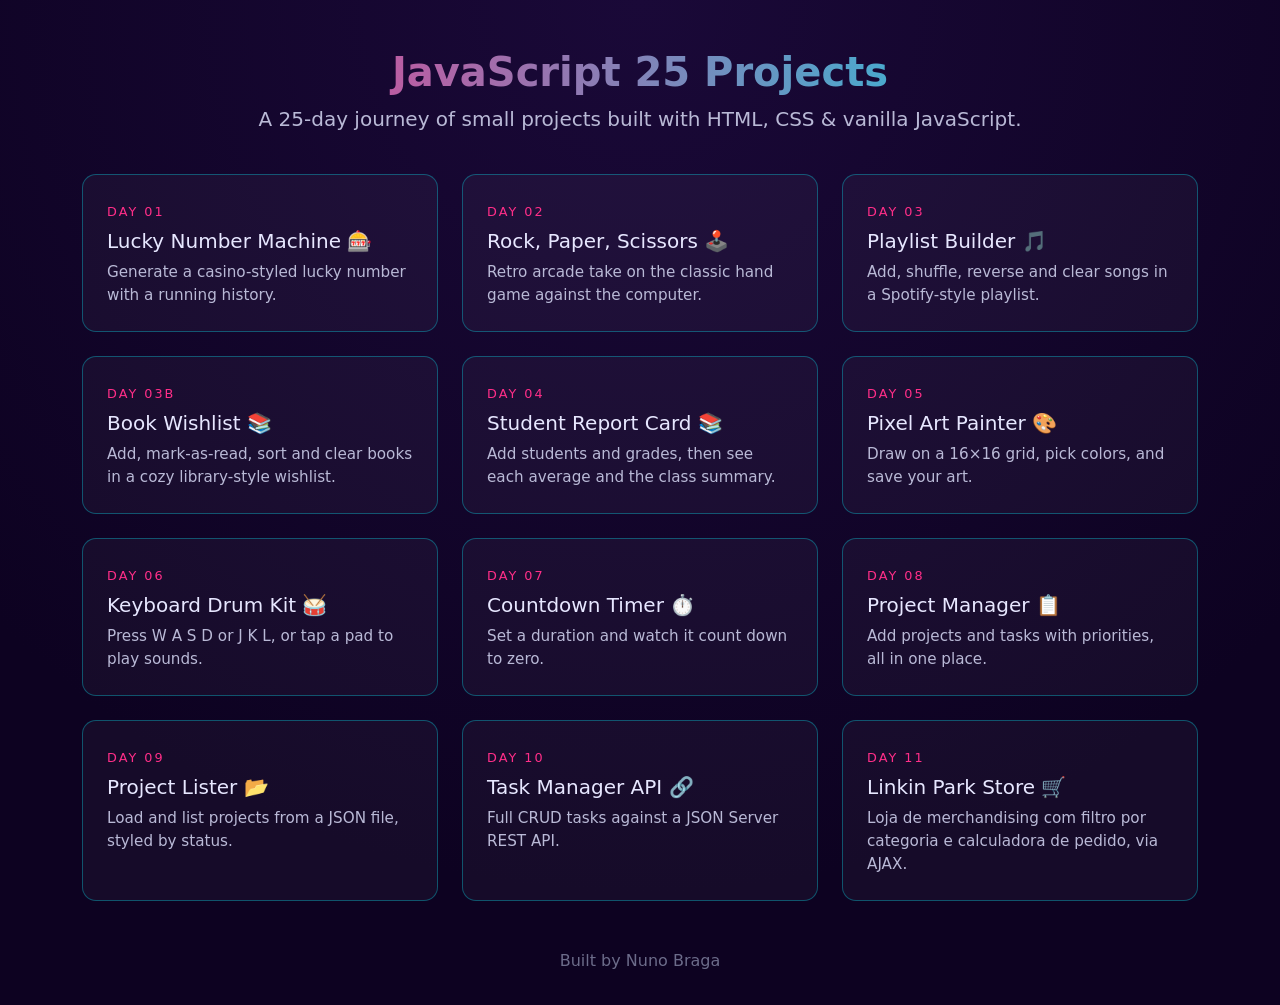
<file: index.html>
<!DOCTYPE html>
<html lang="en">

<head>
    <meta name="author" content="Nuno Braga">
    <meta charset="UTF-8">
    <meta name="viewport" content="width=device-width, initial-scale=1.0">
    <meta name="description" content="JavaScript 25 Projects - by Nuno Braga">
    <title>JavaScript 25 Projects</title>
    <link href="https://cdn.jsdelivr.net/npm/bootstrap@5.3.8/dist/css/bootstrap.min.css" rel="stylesheet" crossorigin="anonymous">
    <style>
        body {
            min-height: 100vh;
            background: radial-gradient(circle at 50% 0%, #1a0938, #0d0221 75%);
            color: #e7e7ff;
            font-family: "Segoe UI", system-ui, sans-serif;
        }
        h1 {
            text-align: center;
            margin: 3rem 0 0.5rem;
            font-weight: 800;
            background: linear-gradient(90deg, #ff2e88, #05d9e8);
            -webkit-background-clip: text;
            background-clip: text;
            color: transparent;
        }
        .lead { text-align: center; color: #b9b9d6; margin-bottom: 2.5rem; }
        .project-card {
            display: block;
            height: 100%;
            padding: 1.5rem;
            border-radius: 14px;
            text-decoration: none;
            color: #e7e7ff;
            background: rgba(255, 255, 255, 0.04);
            border: 1px solid rgba(5, 217, 232, 0.35);
            transition: transform 0.15s ease, box-shadow 0.15s ease, border-color 0.15s ease;
        }
        .project-card:hover {
            transform: translateY(-4px);
            border-color: #05d9e8;
            box-shadow: 0 8px 24px rgba(5, 217, 232, 0.25);
            color: #fff;
        }
        .project-card .day { font-size: 0.8rem; letter-spacing: 2px; color: #ff2e88; text-transform: uppercase; }
        .project-card h2 { font-size: 1.25rem; margin: 0.4rem 0 0.5rem; }
        .project-card p { margin: 0; color: #b9b9d6; font-size: 0.95rem; }
        footer { text-align: center; color: #6c6c8a; padding: 3rem 0 2rem; }
    </style>
</head>

<body>
    <main class="container">
        <h1>JavaScript 25 Projects</h1>
        <p class="lead">A 25-day journey of small projects built with HTML, CSS &amp; vanilla JavaScript.</p>

        <div class="row g-4">

            <div class="col-12 col-md-6 col-lg-4">
                <a class="project-card" href="day-01-lucky-number/">
                    <span class="day">Day 01</span>
                    <h2>Lucky Number Machine 🎰</h2>
                    <p>Generate a casino-styled lucky number with a running history.</p>
                </a>
            </div>

            <div class="col-12 col-md-6 col-lg-4">
                <a class="project-card" href="day-02-rock-paper-scisors/">
                    <span class="day">Day 02</span>
                    <h2>Rock, Paper, Scissors 🕹️</h2>
                    <p>Retro arcade take on the classic hand game against the computer.</p>
                </a>
            </div>

<div class="col-12 col-md-6 col-lg-4">
                <a class="project-card" href="day-03-playlist-builder/">
                    <span class="day">Day 03</span>
                    <h2>Playlist Builder 🎵</h2>
                    <p>Add, shuffle, reverse and clear songs in a Spotify-style playlist.</p>
                </a>
            </div>

<div class="col-12 col-md-6 col-lg-4">
                <a class="project-card" href="day-03b-book-wish-list/">
                    <span class="day">Day 03b</span>
                    <h2>Book Wishlist 📚</h2>
                    <p>Add, mark-as-read, sort and clear books in a cozy library-style wishlist.</p>
                </a>
            </div>

<div class="col-12 col-md-6 col-lg-4">
                <a class="project-card" href="day-04-student-report-card/">
                    <span class="day">Day 04</span>
                    <h2>Student Report Card 📚</h2>
                    <p>Add students and grades, then see each average and the class summary.</p>
                </a>
            </div>

<div class="col-12 col-md-6 col-lg-4">
                <a class="project-card" href="day-05-pixel-art-painter/">
                    <span class="day">Day 05</span>
                    <h2>Pixel Art Painter 🎨</h2>
                    <p>Draw on a 16×16 grid, pick colors, and save your art.</p>
                </a>
            </div>

<div class="col-12 col-md-6 col-lg-4">
                <a class="project-card" href="day-06-keyboard-drum-kit/">
                    <span class="day">Day 06</span>
                    <h2>Keyboard Drum Kit 🥁</h2>
                    <p>Press W A S D or J K L, or tap a pad to play sounds.</p>
                </a>
            </div>

<div class="col-12 col-md-6 col-lg-4">
                <a class="project-card" href="day-07-countdown-timer/">
                    <span class="day">Day 07</span>
                    <h2>Countdown Timer ⏱️</h2>
                    <p>Set a duration and watch it count down to zero.</p>
                </a>
            </div>

<div class="col-12 col-md-6 col-lg-4">
                <a class="project-card" href="day-08-project-manager/">
                    <span class="day">Day 08</span>
                    <h2>Project Manager 📋</h2>
                    <p>Add projects and tasks with priorities, all in one place.</p>
                </a>
            </div>

<div class="col-12 col-md-6 col-lg-4">
                <a class="project-card" href="day-09-project-lister/">
                    <span class="day">Day 09</span>
                    <h2>Project Lister 📂</h2>
                    <p>Load and list projects from a JSON file, styled by status.</p>
                </a>
            </div>

<div class="col-12 col-md-6 col-lg-4">
                <a class="project-card" href="day-10-task-manager-api/">
                    <span class="day">Day 10</span>
                    <h2>Task Manager API 🔗</h2>
                    <p>Full CRUD tasks against a JSON Server REST API.</p>
                </a>
            </div>

<div class="col-12 col-md-6 col-lg-4">
                <a class="project-card" href="day-11-Band-Store/loja-online/">
                    <span class="day">Day 11</span>
                    <h2>Linkin Park Store 🛒</h2>
                    <p>Loja de merchandising com filtro por categoria e calculadora de pedido, via AJAX.</p>
                </a>
            </div>

            <!-- NEW_PROJECT_CARD -->

        </div>
    </main>

    <footer>Built by Nuno Braga</footer>
</body>

</html>
</file>
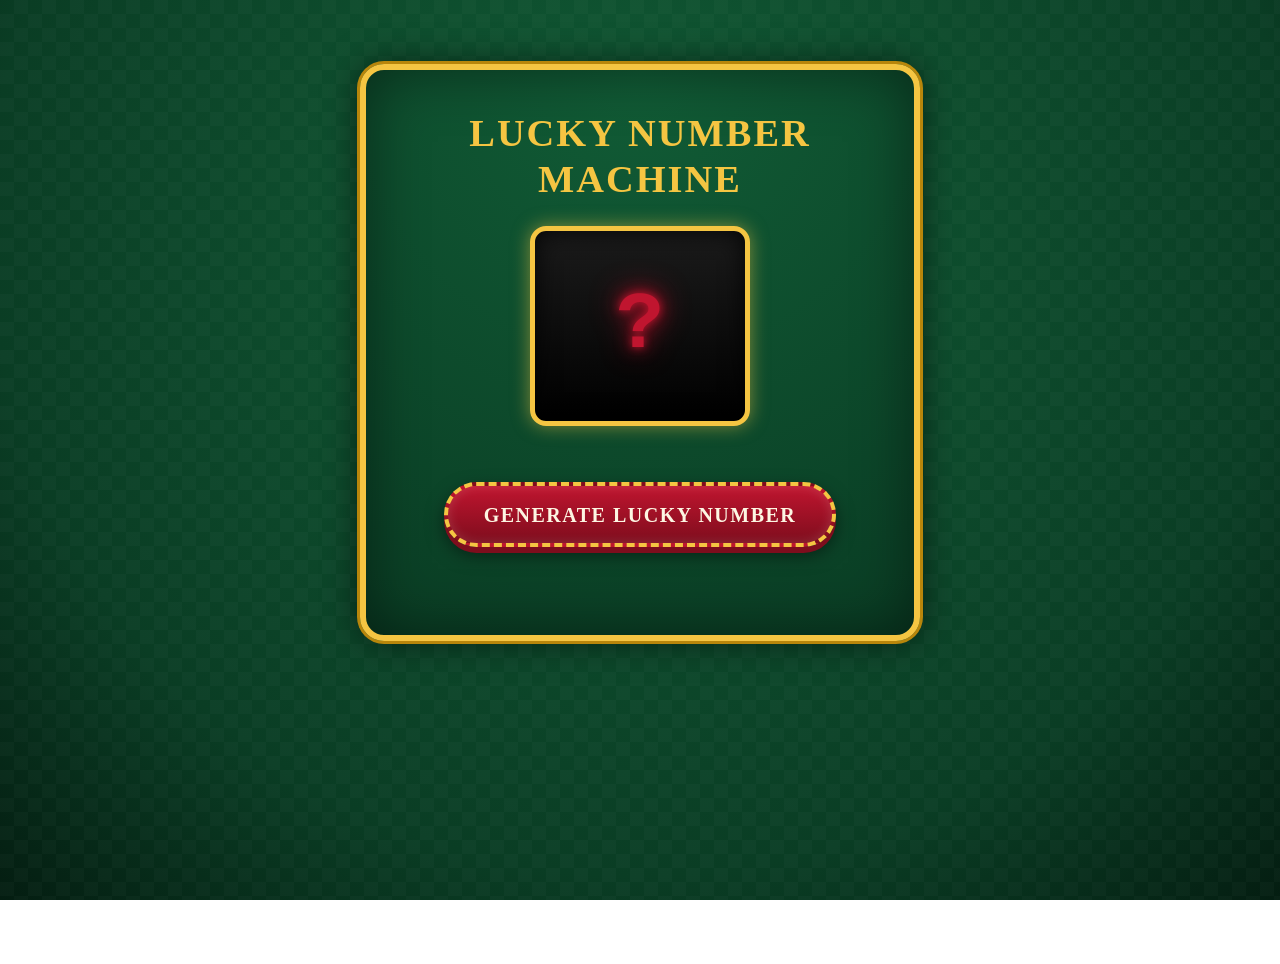
<file: day-01-lucky-number/index.html>
<!DOCTYPE html>
<html lang="en">

<head>

    <meta name="author" content="Nuno Braga">
    <meta charset="UTF-8">
    <meta name="viewport" content="width=device-width, initial-scale=1.0">
    <meta name="description" content="Lucky Number Machine - by Nuno Braga">
    <title>Lucky Number Machine</title>
    <link href="https://cdn.jsdelivr.net/npm/bootstrap@5.3.8/dist/css/bootstrap.min.css" rel="stylesheet" integrity="sha384-sRIl4kxILFvY47J16cr9ZwB07vP4J8+LH7qKQnuqkuIAvNWLzeN8tE5YBujZqJLB" crossorigin="anonymous">
    <link rel="stylesheet" href="style.css">
    <script src="https://cdn.jsdelivr.net/npm/bootstrap@5.3.8/dist/js/bootstrap.bundle.min.js" integrity="sha384-FKyoEForCGlyvwx9Hj09JcYn3nv7wiPVlz7YYwJrWVcXK/BmnVDxM+D2scQbITxI" crossorigin="anonymous"></script>
    <script src="script.js" defer></script>

</head>

<body>

    <main>

        <div class="container mt-5">

            <h1 class="text-center mb-4">Lucky Number Machine</h1>

            <div id="numberDisplay" class="text-center mb-4">
                <span id="luckyNumber" class="display-1">?</span>
            </div>

            <p id="status" class="text-center mb-2"></p>
            
            <button id="generateBtn" class="btn btn-primary btn-lg d-block mx-auto">Generate Lucky Number</button>

            <ul id="history" class="list-group mt-4"></ul>

        </div>

    </main>

</body>

</html>
</file>
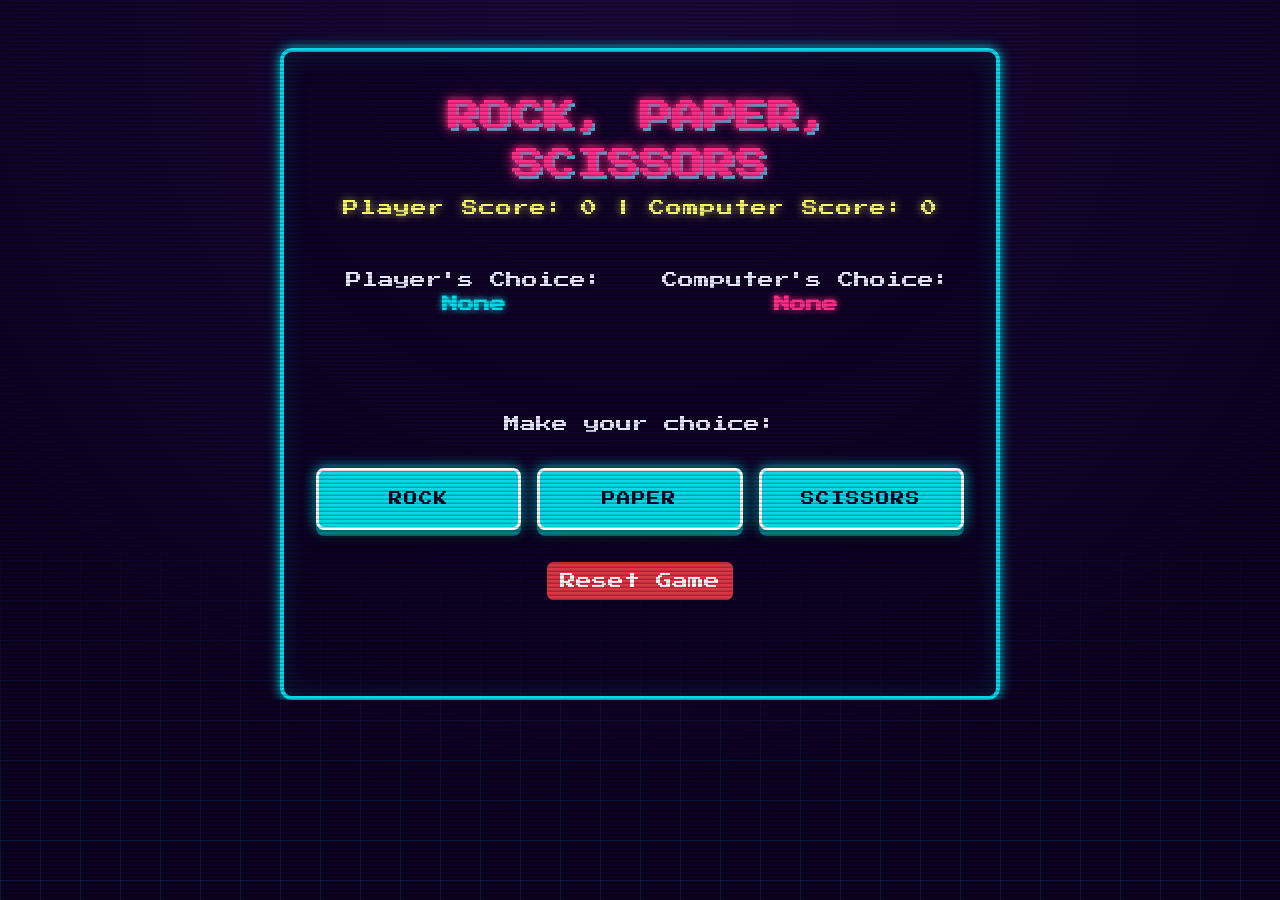
<file: day-02-rock-paper-scisors/index.html>
<!DOCTYPE html>
<html lang="en">

<head>

    <meta name="author" content="Nuno Braga">
    <meta charset="UTF-8">
    <meta name="viewport" content="width=device-width, initial-scale=1.0">
    <meta name="description" content="Rock, Paper Scissors - by Nuno Braga">
    <title>Rock, Paper Scissors</title>
    <link href="https://cdn.jsdelivr.net/npm/bootstrap@5.3.8/dist/css/bootstrap.min.css" rel="stylesheet" integrity="sha384-sRIl4kxILFvY47J16cr9ZwB07vP4J8+LH7qKQnuqkuIAvNWLzeN8tE5YBujZqJLB" crossorigin="anonymous">
    <link rel="stylesheet" href="style.css">

</head>

<body>

    <main class="container mt-4">

        <h1 class="text-center mb-5ß">Rock, Paper, Scissors</h1>

        <p id="scoreDisplay" class="text-center mb-5">Player Score: 0 | Computer Score: 0</p>

        

        <div class="container text-center mb-5">

            <div class="row">

                <div class="text-center mb-5 col-6">
                    
                    Player's Choice: <span id="playerChoice">None</span>
                
                </div>

                <div class="text-center mb-5 col-6">
                    
                    Computer's Choice: <span id="computerChoice">None</span>

                </div>

            </div>

            <p id="resultText" class="mb-5"></p>

            <p class="text-center mb-4">Make your choice:</p>

            <div class="row">

                <div class="col">
                    <button id="rockBtn" class="btn btn-primary">Rock</button>
                </div>

                <div class="col">
                    <button id="paperBtn" class="btn btn-primary">Paper</button>
                </div>

                <div class="col">
                    <button id="scissorsBtn" class="btn btn-primary">Scissors</button>
                </div>

            </div>

            <button id="resetBtn" class="btn btn-danger mt-4">Reset Game</button>


        </div>

        

    </main>


    <script src="https://cdn.jsdelivr.net/npm/bootstrap@5.3.8/dist/js/bootstrap.bundle.min.js" integrity="sha384-FKyoEForCGlyvwx9Hj09JcYn3nv7wiPVlz7YYwJrWVcXK/BmnVDxM+D2scQbITxI" crossorigin="anonymous"></script>
    <script src="script.js" defer></script>


    
</body>

</html>
</file>
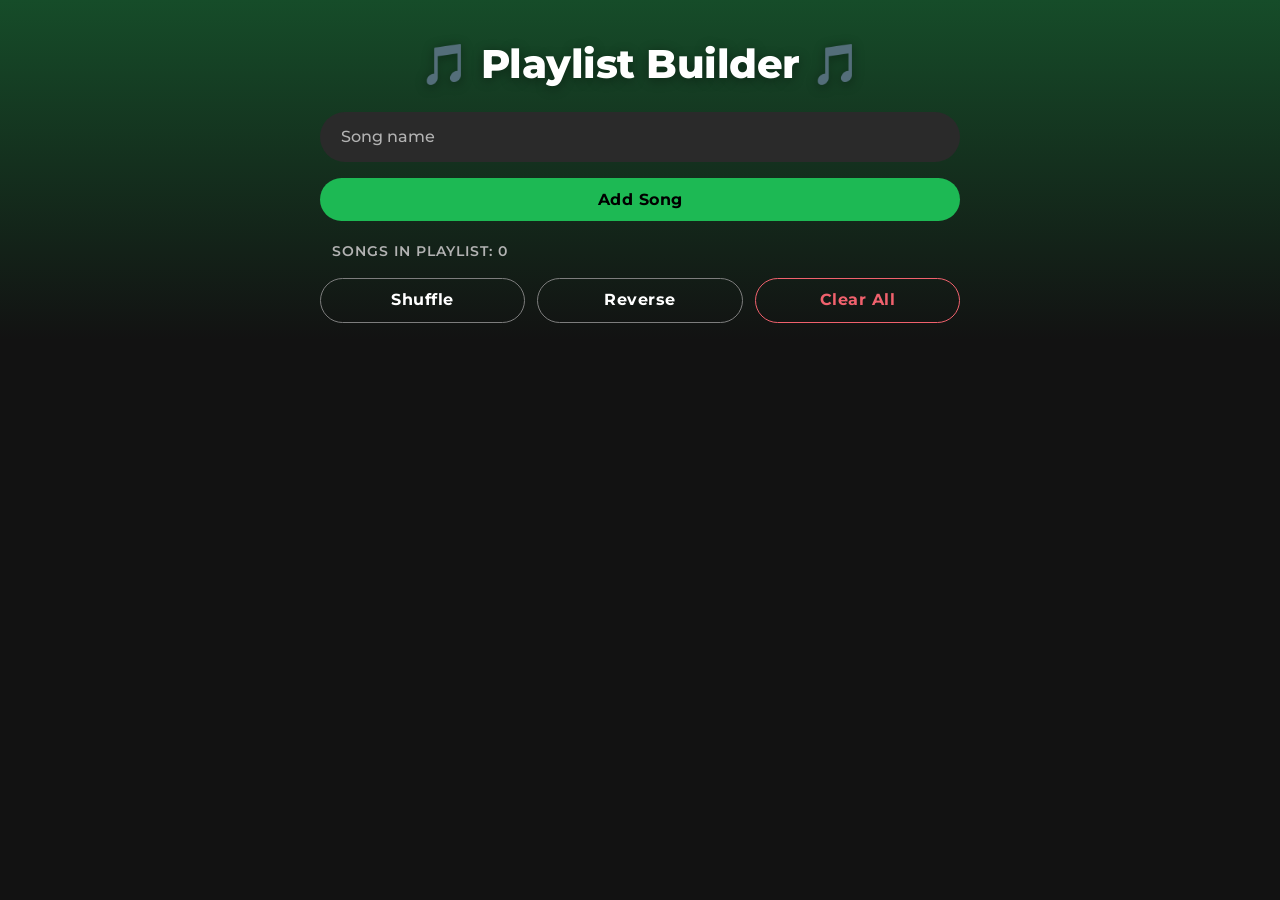
<file: day-03-playlist-builder/index.html>
<!DOCTYPE html>
<html lang="en">

<head>

    <meta name="author" content="Nuno Braga">
    <meta charset="UTF-8">
    <meta name="viewport" content="width=device-width, initial-scale=1.0">
    <meta name="description" content="Playlist Builder - by Nuno Braga">
    <title>Playlist Builder</title>
    <link href="https://cdn.jsdelivr.net/npm/bootstrap@5.3.8/dist/css/bootstrap.min.css" rel="stylesheet" integrity="sha384-sRIl4kxILFvY47J16cr9ZwB07vP4J8+LH7qKQnuqkuIAvNWLzeN8tE5YBujZqJLB" crossorigin="anonymous">
    <link rel="stylesheet" href="styles.css">
    

</head>

<body>

    <div class="container">

        <h1 class="text-center my-4">🎵 Playlist Builder 🎵 </h1>

        <div class="row">

            <input type="text" class="form-control mb-3" id="songInput" placeholder="Song name">
            <button class="btn btn-primary mb-3" id="addBtn">Add Song</button>
            <p id="counter">Songs in playlist: 0</p>

        </div>

        <div class="row">

            <button class="btn btn-warning mb-3" id="shuffleBtn">Shuffle</button>
            <button class="btn btn-success mb-3" id="reverseBtn">Reverse</button>
            <button class="btn btn-danger mb-3" id="clearBtn">Clear all</button>
        
        </div>

        <div class="row">
            <ul class="list-group" id="playlist"></ul>
        </div>

    </div>

    <script src="https://cdn.jsdelivr.net/npm/bootstrap@5.3.8/dist/js/bootstrap.bundle.min.js" integrity="sha384-FKyoEForCGlyvwx9Hj09JcYn3nv7wiPVlz7YYwJrWVcXK/BmnVDxM+D2scQbITxI" crossorigin="anonymous"></script>
    <script src="script.js"></script>

</body>

</html>
</file>
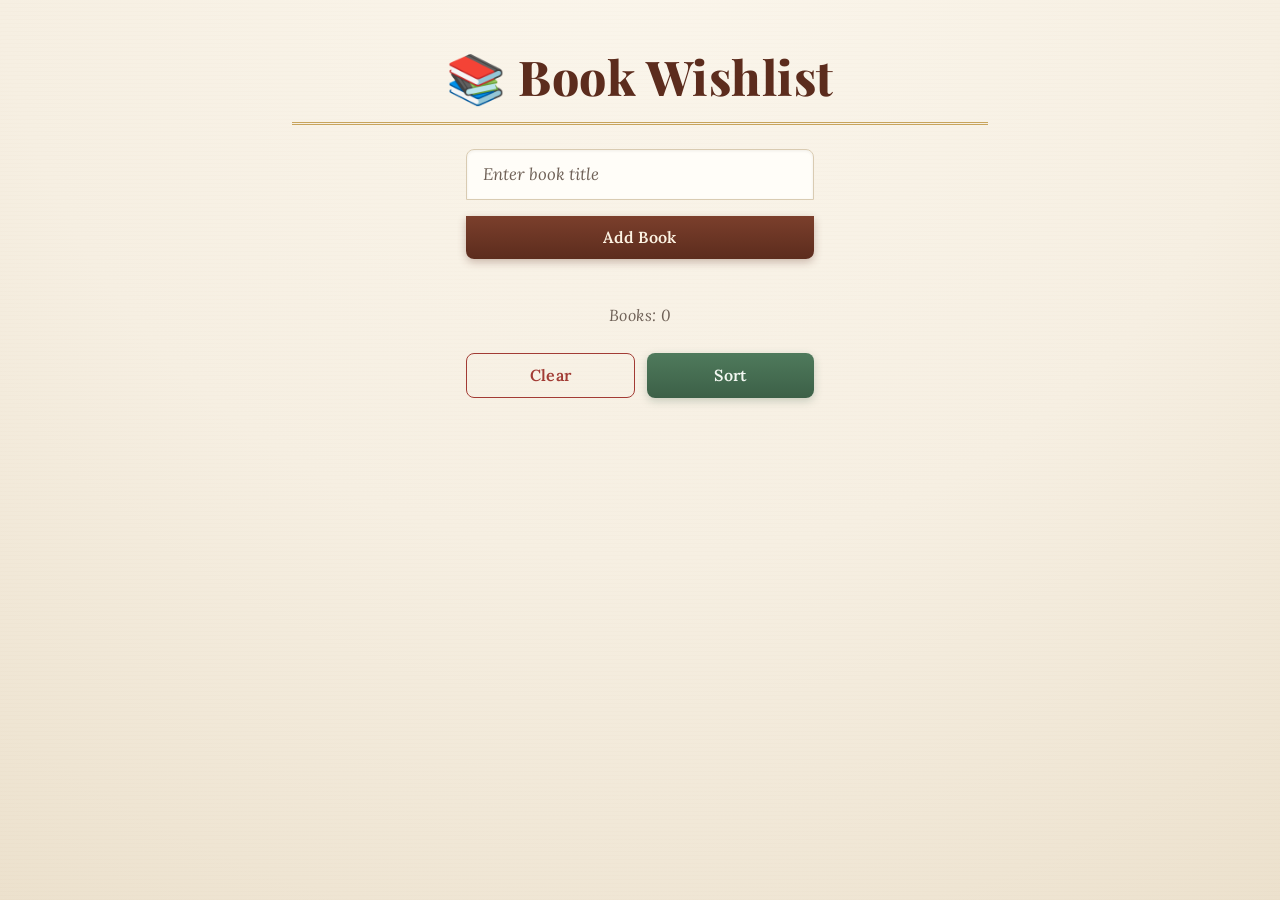
<file: day-03b-book-wish-list/index.html>
<!DOCTYPE html>
<html lang="en">

<head>

    <meta name="author" content="Nuno Braga">
    <meta charset="UTF-8">
    <meta name="viewport" content="width=device-width, initial-scale=1.0">
    <meta name="description" content="Book Wishlist - by Nuno Braga">
    <title>Book Wishlist</title>
    <link href="https://cdn.jsdelivr.net/npm/bootstrap@5.3.8/dist/css/bootstrap.min.css" rel="stylesheet" integrity="sha384-sRIl4kxILFvY47J16cr9ZwB07vP4J8+LH7qKQnuqkuIAvNWLzeN8tE5YBujZqJLB" crossorigin="anonymous">
    <link rel="stylesheet" href="styles.css">
    

</head>

<body>

    <div class="container">

        <h1 class="text-center mb-4">Book Wishlist</h1>

        <div class="col-md-6 offset-md-3">

            <input type="text" class="form-control mb-3" id="bookInput" placeholder="Enter book title">
            <button class="btn btn-primary" id="addBtn">Add Book</button>

        </div>

        <div class="col-md-6 offset-md-3 mt-4">

            <ul class="list-group" id="wishlist"></ul>
        

            <p class="text-center mb-4" id="counter">Books: 0</p>

        </div>

        <div class="row col-md-6 offset-md-3 mt-4">

            <button class="btn btn-danger" id="clearBtn">Clear</button>
            <button class="btn btn-success" id="sortBtn">Sort</button>

        </div>

    </div>
    

    <script src="https://cdn.jsdelivr.net/npm/bootstrap@5.3.8/dist/js/bootstrap.bundle.min.js" integrity="sha384-FKyoEForCGlyvwx9Hj09JcYn3nv7wiPVlz7YYwJrWVcXK/BmnVDxM+D2scQbITxI" crossorigin="anonymous"></script>
    <script src="script.js"></script>

</body>

</html>
</file>
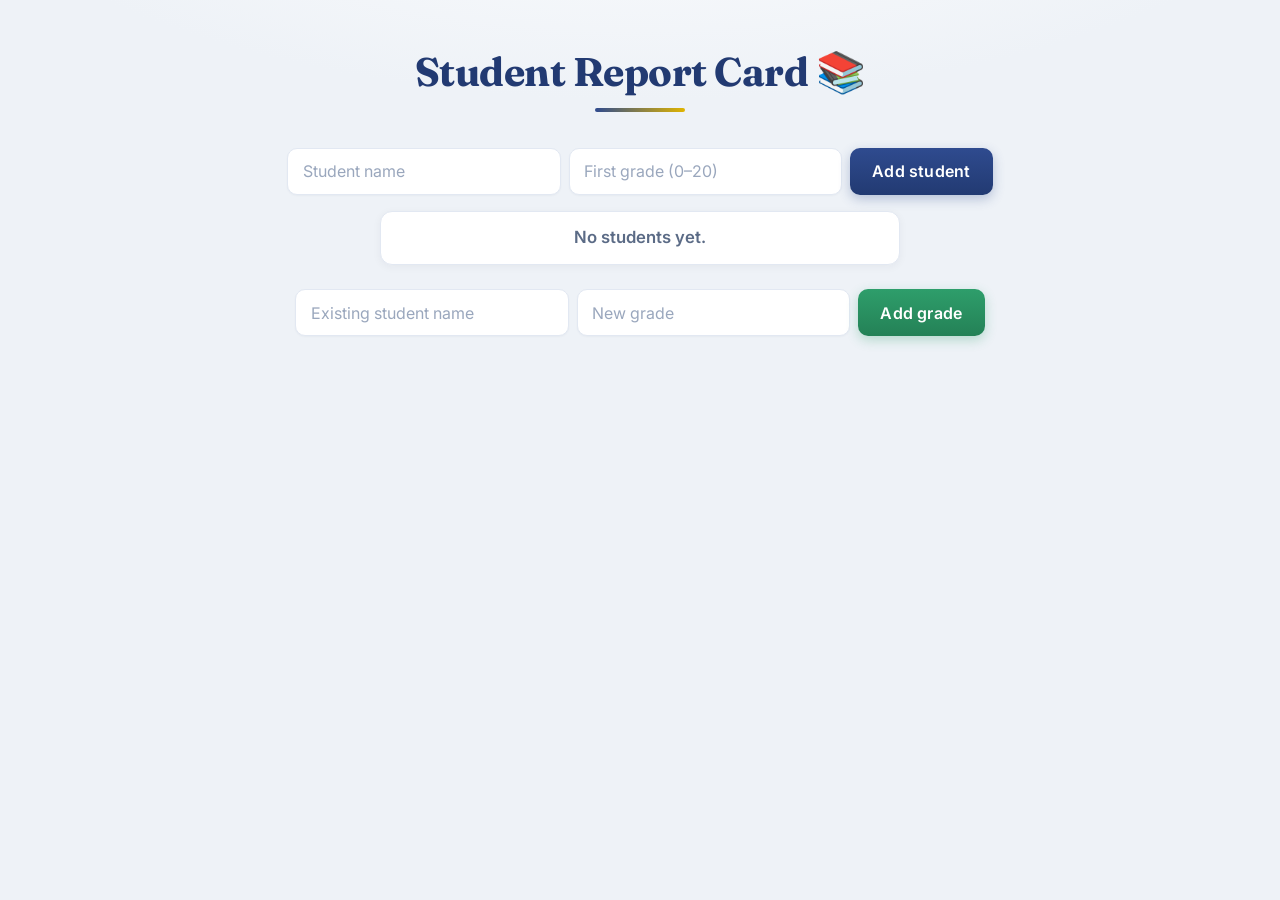
<file: day-04-student-report-card/index.html>
<!DOCTYPE html>
<html lang="en">

<head>

    <meta name="author" content="Nuno Braga">
    <meta charset="UTF-8">
    <meta name="viewport" content="width=device-width, initial-scale=1.0">
    <meta name="description" content="Report Card - by Nuno Braga">
    <title>Report Card</title>
    <link href="https://cdn.jsdelivr.net/npm/bootstrap@5.3.8/dist/css/bootstrap.min.css" rel="stylesheet" integrity="sha384-sRIl4kxILFvY47J16cr9ZwB07vP4J8+LH7qKQnuqkuIAvNWLzeN8tE5YBujZqJLB" crossorigin="anonymous">
    <link rel="stylesheet" href="styles.css">


</head>

<body>

    <div class="container py-5">

        <h1 class="text-center mb-4">Student Report Card 📚</h1>

        
        <!-- Add a new student with their first grade -->

        <div class="row g-2 justify-content-center mb-3">

            <div class="col-12 col-md-4">
                <input type="text" class="form-control" id="nameInput" placeholder="Student name">
            </div>

            <div class="col-12 col-md-4">
                <input type="number" class="form-control" id="gradeInput" placeholder="First grade (0–20)" min="0" max="20">
            </div>

            <div class="col-12 col-md-auto d-grid">
                <button class="btn btn-primary" id="addStudentBtn">Add student</button>
            </div>

        </div>


        <!-- Class-wide summary -->

        <p class="text-center text-muted mb-4" id="classSummary">No students yet</p>


        <!-- Add a grade to an existing student -->

        <div class="row g-2 justify-content-center mb-4">

            <div class="col-12 col-md-4">
                <input type="text" class="form-control" id="targetName" placeholder="Existing student name">
            </div>

            <div class="col-12 col-md-4">
                <input type="number" class="form-control" id="newGradeInput" placeholder="New grade" min="0" max="20">
            </div>

            <div class="col-12 col-md-auto d-grid">
                <button class="btn btn-success" id="addGradeBtn">Add grade</button>
            </div>

        </div>


        <!-- Rendered student cards go here -->

        <div class="row g-3" id="studentList"></div>

    </div>

    <script src="https://cdn.jsdelivr.net/npm/bootstrap@5.3.8/dist/js/bootstrap.bundle.min.js" integrity="sha384-FKyoEForCGlyvwx9Hj09JcYn3nv7wiPVlz7YYwJrWVcXK/BmnVDxM+D2scQbITxI" crossorigin="anonymous"></script>
    <script src="script.js" defer></script>

</body>

</html>
</file>
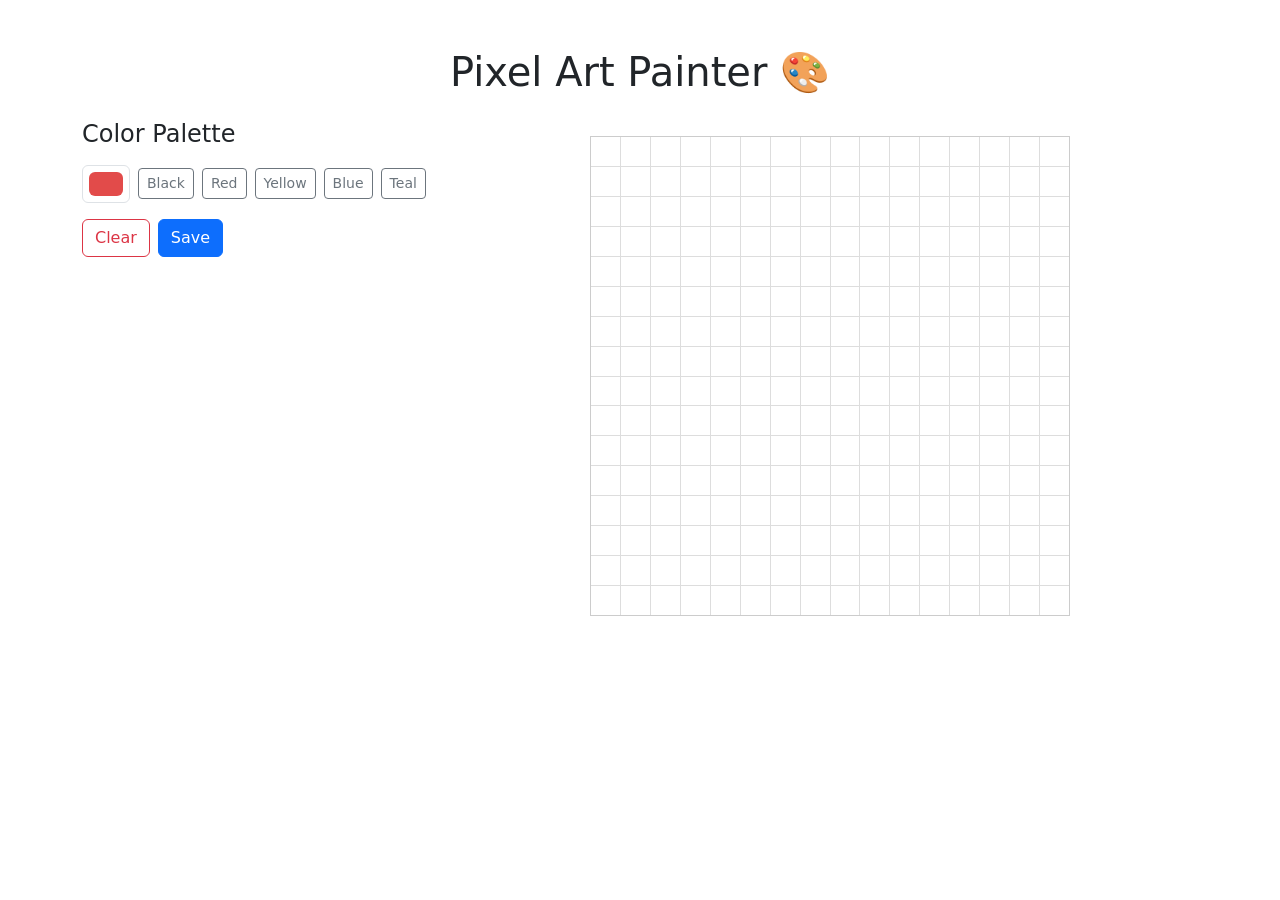
<file: day-05-pixel-art-painter/index.html>
<!DOCTYPE html>
<html lang="en">

<head>

    <meta name="author" content="Nuno Braga">
    <meta charset="UTF-8">
    <meta name="viewport" content="width=device-width, initial-scale=1.0">
    <meta name="description" content="Pixel Art Painter - by Nuno Braga">
    <title>Pixel Art Painter</title>
    <link href="https://cdn.jsdelivr.net/npm/bootstrap@5.3.8/dist/css/bootstrap.min.css" rel="stylesheet" integrity="sha384-sRIl4kxILFvY47J16cr9ZwB07vP4J8+LH7qKQnuqkuIAvNWLzeN8tE5YBujZqJLB" crossorigin="anonymous">
    <link rel="stylesheet" href="styles.css">
    

</head>

<body>

    <div class="container py-5">

        <h1 class="text-center mb-4">Pixel Art Painter 🎨</h1>

        <div class="row g-4 justify-content-center">

            <div class="col-12 col-md-4 align-items-center">

                <h2 class="h4 mb-3">Color Palette</h2>

                <div id="colorPalette" class="d-flex flex-wrap align-items-center gap-2 mb-3">

                    <input type="color" id="colorPicker" class="form-control form-control-color" value="#e24b4a" title="Pick a color">
                    <button id="palette-0" class="btn btn-sm btn-outline-secondary" data-color="#212529">Black</button>
                    <button id="palette-1" class="btn btn-sm btn-outline-secondary" data-color="#e24b4a">Red</button>
                    <button id="palette-2" class="btn btn-sm btn-outline-secondary" data-color="#f4b400">Yellow</button>
                    <button id="palette-3" class="btn btn-sm btn-outline-secondary" data-color="#378add">Blue</button>
                    <button id="palette-4" class="btn btn-sm btn-outline-secondary" data-color="#5dcaa5">Teal</button>
               
                </div>

                <div class="d-flex gap-2">

                    <button id="clearBtn" class="btn btn-outline-danger">Clear</button>
                    <button id="saveBtn" class="btn btn-primary">Save</button>
                
                </div>

            </div>

            <div class="col-12 col-md-8">

                <div id="grid"></div>
                
            </div>

        </div>

    </div>

    <script src="https://cdn.jsdelivr.net/npm/bootstrap@5.3.8/dist/js/bootstrap.bundle.min.js" integrity="sha384-FKyoEForCGlyvwx9Hj09JcYn3nv7wiPVlz7YYwJrWVcXK/BmnVDxM+D2scQbITxI" crossorigin="anonymous"></script>
    <script src="script.js" defer></script>

</body>

</html>
</file>
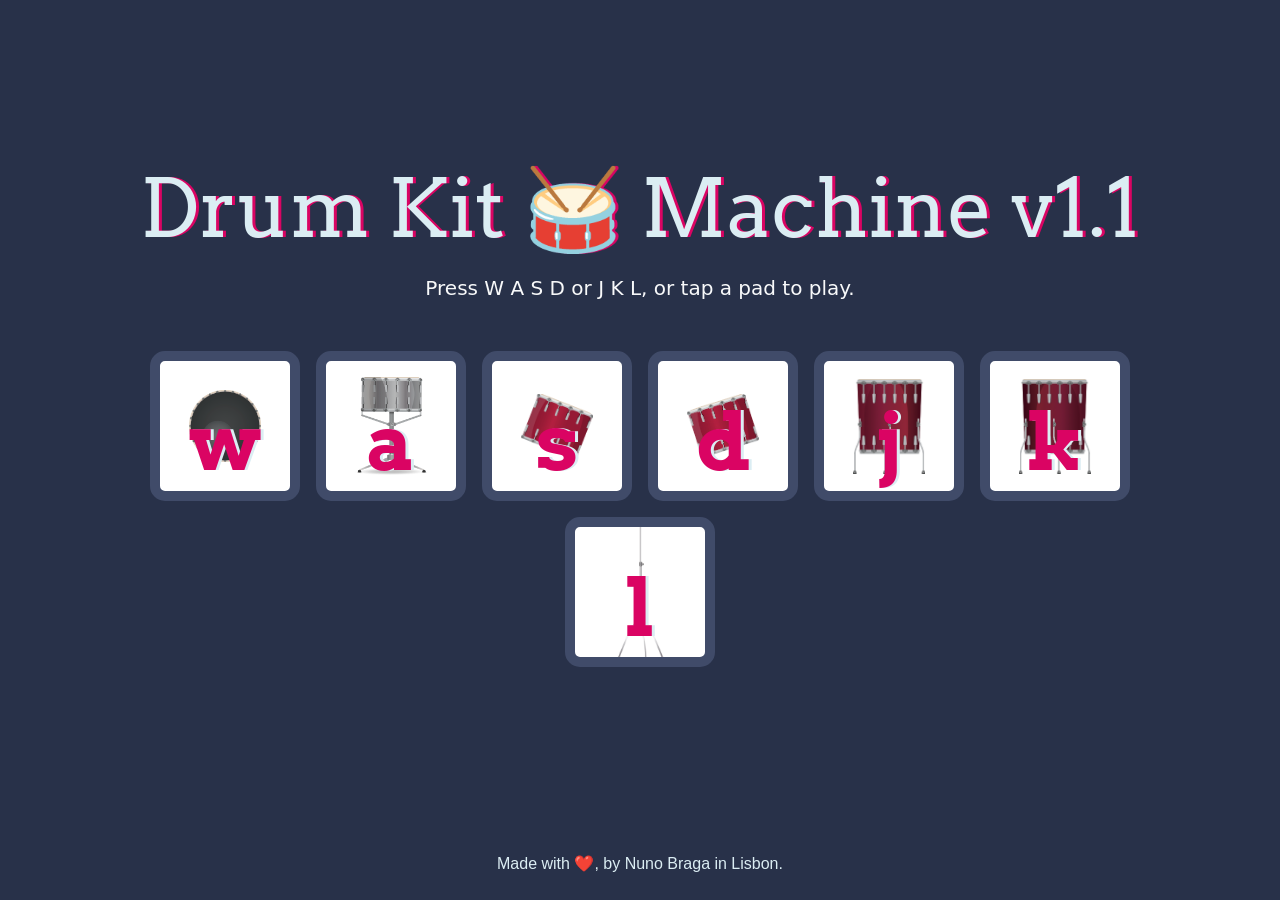
<file: day-06-keyboard-drum-kit/index.html>
<!DOCTYPE html>
<html lang="en" dir="ltr">

<head>
  <meta charset="utf-8">
  <meta name="author" content="Nuno Braga">
  <meta name="viewport" content="width=device-width, initial-scale=1.0">
  <meta name="description" content="Keyboard Drum Kit - by Nuno Braga">
  <title>Keyboard Drum Kit 🥁 v1.1</title>
  <link href="https://cdn.jsdelivr.net/npm/bootstrap@5.3.8/dist/css/bootstrap.min.css" rel="stylesheet" integrity="sha384-sRIl4kxILFvY47J16cr9ZwB07vP4J8+LH7qKQnuqkuIAvNWLzeN8tE5YBujZqJLB" crossorigin="anonymous">
  <link href="https://fonts.googleapis.com/css?family=Arvo" rel="stylesheet">
  <link rel="stylesheet" href="styles.css">
</head>

<body class="d-flex flex-column min-vh-100">

  <main class="container flex-grow-1 d-flex flex-column justify-content-center align-items-center text-center py-5">

    <h1 id="title" class="mb-3">Drum Kit 🥁 Machine v1.1</h1>

    <p class="lead text-light mb-5">Press <strong>W A S D</strong> or <strong>J K L</strong>, or tap a pad to play.</p>

    <div class="drumSet d-flex flex-wrap justify-content-center gap-3">

      <button class="w drum">w</button>
      <button class="a drum">a</button>
      <button class="s drum">s</button>
      <button class="d drum">d</button>
      <button class="j drum">j</button>
      <button class="k drum">k</button>
      <button class="l drum">l</button>

    </div>

  </main>

  <footer class="text-center py-4">

    Made with ❤️, by Nuno Braga in Lisbon.

  </footer>

  <script src="https://cdn.jsdelivr.net/npm/bootstrap@5.3.8/dist/js/bootstrap.bundle.min.js" integrity="sha384-FKyoEForCGlyvwx9Hj09JcYn3nv7wiPVlz7YYwJrWVcXK/BmnVDxM+D2scQbITxI" crossorigin="anonymous"></script>
  <script src="script.js" defer></script>

</body>

</html>
</file>
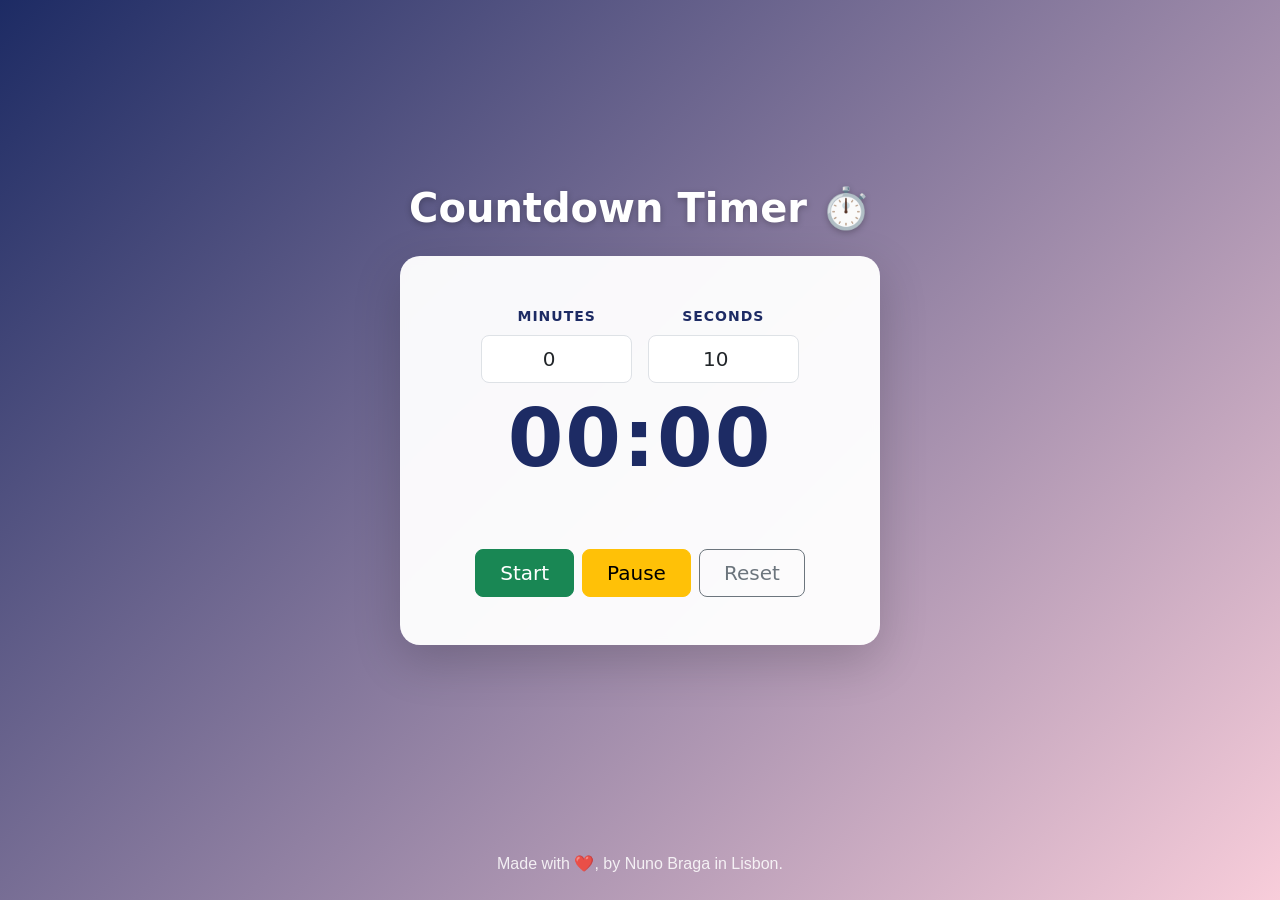
<file: day-07-countdown-timer/index.html>
<!DOCTYPE html>
<html lang="en">

<head>

    <meta name="author" content="Nuno Braga">
    <meta charset="UTF-8">
    <meta name="viewport" content="width=device-width, initial-scale=1.0">
    <meta name="description" content="Countdown Timer - by Nuno Braga">
    <title>Countdown Timer ⏱️</title>
    <link href="https://cdn.jsdelivr.net/npm/bootstrap@5.3.8/dist/css/bootstrap.min.css" rel="stylesheet" integrity="sha384-sRIl4kxILFvY47J16cr9ZwB07vP4J8+LH7qKQnuqkuIAvNWLzeN8tE5YBujZqJLB" crossorigin="anonymous">
    <link rel="stylesheet" href="styles.css">

</head>

<body class="d-flex flex-column min-vh-100">

    <main class="container flex-grow-1 d-flex flex-column justify-content-center align-items-center py-5">

        <h1 class="text-center mb-4">Countdown Timer ⏱️</h1>

        <div class="timer-card card shadow-lg border-0">

            <div class="card-body p-4 p-md-5 text-center">

                <!-- Time to count down from -->
                <div class="row g-3 justify-content-center mb-3">

                    <div class="col-6 col-sm-5">
                        <label for="minutesInput" class="form-label small text-uppercase fw-semibold">Minutes</label>
                        <input type="number" class="form-control form-control-lg text-center" id="minutesInput" placeholder="Minutes" min="0" value="0">
                    </div>

                    <div class="col-6 col-sm-5">
                        <label for="secondsInput" class="form-label small text-uppercase fw-semibold">Seconds</label>
                        <input type="number" class="form-control form-control-lg text-center" id="secondsInput" placeholder="Seconds" min="0" max="59" value="10">
                    </div>

                </div>

                <!-- Big countdown display -->
                <div id="display" class="display-1 fw-bold my-3">00:00</div>

                <!-- Status message -->
                <p id="status" class="status fs-5 mb-4">&nbsp;</p>

                <!-- Controls -->
                <div class="d-flex flex-wrap justify-content-center gap-2">
                    <button id="startBtn" class="btn btn-success btn-lg px-4">Start</button>
                    <button id="pauseBtn" class="btn btn-warning btn-lg px-4">Pause</button>
                    <button id="resetBtn" class="btn btn-outline-secondary btn-lg px-4">Reset</button>
                </div>

            </div>

        </div>

    </main>

    <footer class="text-center py-4">
        Made with ❤️, by Nuno Braga in Lisbon.
    </footer>

    <script src="https://cdn.jsdelivr.net/npm/bootstrap@5.3.8/dist/js/bootstrap.bundle.min.js" integrity="sha384-FKyoEForCGlyvwx9Hj09JcYn3nv7wiPVlz7YYwJrWVcXK/BmnVDxM+D2scQbITxI" crossorigin="anonymous"></script>
    <script src="script.js" defer></script>

</body>

</html>
</file>
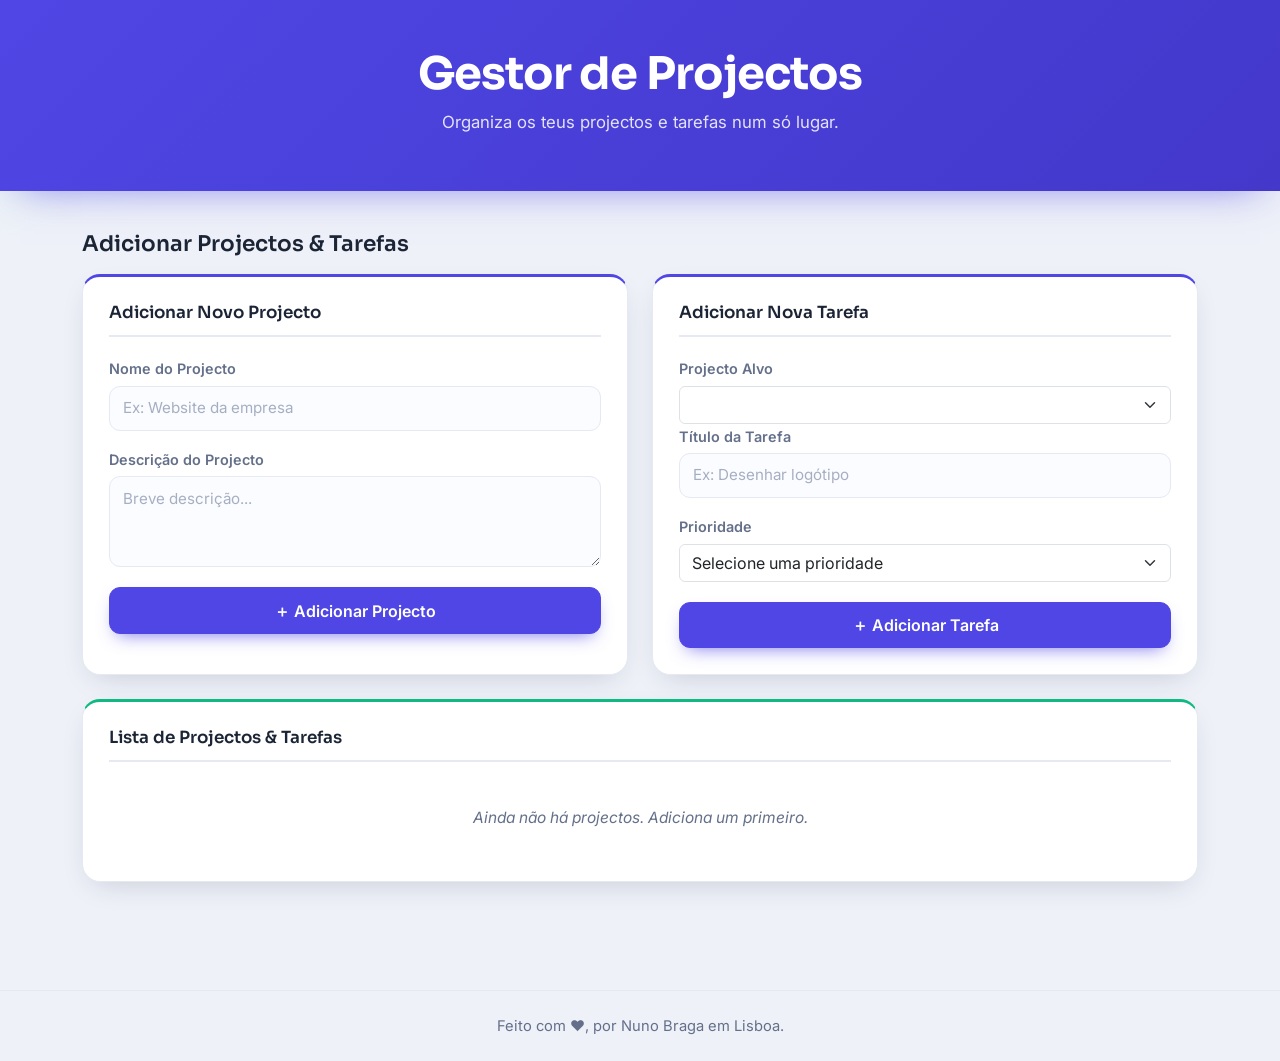
<file: day-08-project-manager/index.html>
<!DOCTYPE html>
<html lang="pt">

<head>

    <meta name="author" content="Nuno Braga">
    <meta charset="UTF-8">
    <meta name="viewport" content="width=device-width, initial-scale=1.0">
    <meta name="description" content="Gestor de Projectos - por Nuno Braga">
    <title>Gestor de Projectos</title>
    <link href="https://cdn.jsdelivr.net/npm/bootstrap@5.3.8/dist/css/bootstrap.min.css" rel="stylesheet" integrity="sha384-sRIl4kxILFvY47J16cr9ZwB07vP4J8+LH7qKQnuqkuIAvNWLzeN8tE5YBujZqJLB" crossorigin="anonymous">
    <link rel="stylesheet" href="styles.css">

</head>

<body>

    <header class="app-header">

        <div class="container">

            <h1>Gestor de Projectos</h1>
            <p class="app-subtitle">Organiza os teus projectos e tarefas num só lugar.</p>
        
        </div>

    </header>

    <main class="container pb-5">

        <!-- ============ PROJECTOS ============ -->

        <section class="panel">

            <h2 class="panel-title">Adicionar Projectos & Tarefas</h2>

            <div class="row g-4">

                <div class="col-6">

                    <div class="card form-card h-100">

                        <div class="card-body">

                            <h3 class="card-title">Adicionar Novo Projecto</h3>

                            <div class="mb-3">

                                <label for="nomeProjeto" class="form-label">Nome do Projecto</label>
                                <input type="text" class="form-control" id="nomeProjeto" placeholder="Ex: Website da empresa">
                            
                            </div>

                            <div class="mb-3">

                                <label for="descricaoProjeto" class="form-label">Descrição do Projecto</label>
                                <textarea class="form-control" id="descricaoProjeto" rows="3" placeholder="Breve descrição..."></textarea>
                            
                            </div>


                            <button type="button" class="btn btn-primary w-100" id="adicionarProjetoBtn">＋ Adicionar Projecto</button>

                        </div>

                        

                    </div>


                </div>

                <div class="col-6">

                    <div class="card form-card h-100">

                        <div class="card-body">

                            <h3 class="card-title">Adicionar Nova Tarefa</h3>

                            
                                
                                <label for="projetoAlvo" class="form-label">Projecto Alvo</label>
                                <select id="projetoAlvo" class="form-select"></select>

                                <div class="mb-3">

                                    <label for="tituloTarefa" class="form-label">Título da Tarefa</label>
                                    <input type="text" class="form-control" id="tituloTarefa" placeholder="Ex: Desenhar logótipo" required>
                                
                                </div>

                                <div class="mb-3">

                                    <label for="prioridadeTarefa" class="form-label">Prioridade</label>
                                    <select class="form-select" id="prioridadeTarefa">
                                        <option value="">Selecione uma prioridade</option>
                                        <option value="alta">Alta</option>
                                        <option value="media">Média</option>
                                        <option value="baixa">Baixa</option>
                                    </select>
                                
                                </div>

                                <button type="button" class="btn btn-primary w-100" id="adicionarTarefaBtn">＋ Adicionar Tarefa</button>
                            
                            

                        </div>

                    </div>

                </div>

                <div class="col-12">

                    <div class="card list-card h-100">

                        <div class="card-body">

                            <h3 class="card-title">Lista de Projectos & Tarefas</h3>

                            <ul id="listarProjetos" class="list-group list-group-flush">
                                <li class="list-group-item empty-state">Ainda não há projectos. Adiciona um primeiro.</li>
                            </ul>

                        </div>

                    </div>

                </div>

            </div>

        </section>

        <!-- ============ TAREFAS ============ -->

    </main>

    <footer class="text-center py-4">
        Feito com ❤️, por Nuno Braga em Lisboa.
    </footer>

    <script src="https://cdn.jsdelivr.net/npm/bootstrap@5.3.8/dist/js/bootstrap.bundle.min.js" integrity="sha384-FKyoEForCGlyvwx9Hj09JcYn3nv7wiPVlz7YYwJrWVcXK/BmnVDxM+D2scQbITxI" crossorigin="anonymous"></script>
    <script src="script.js" defer></script>

</body>

</html>
</file>
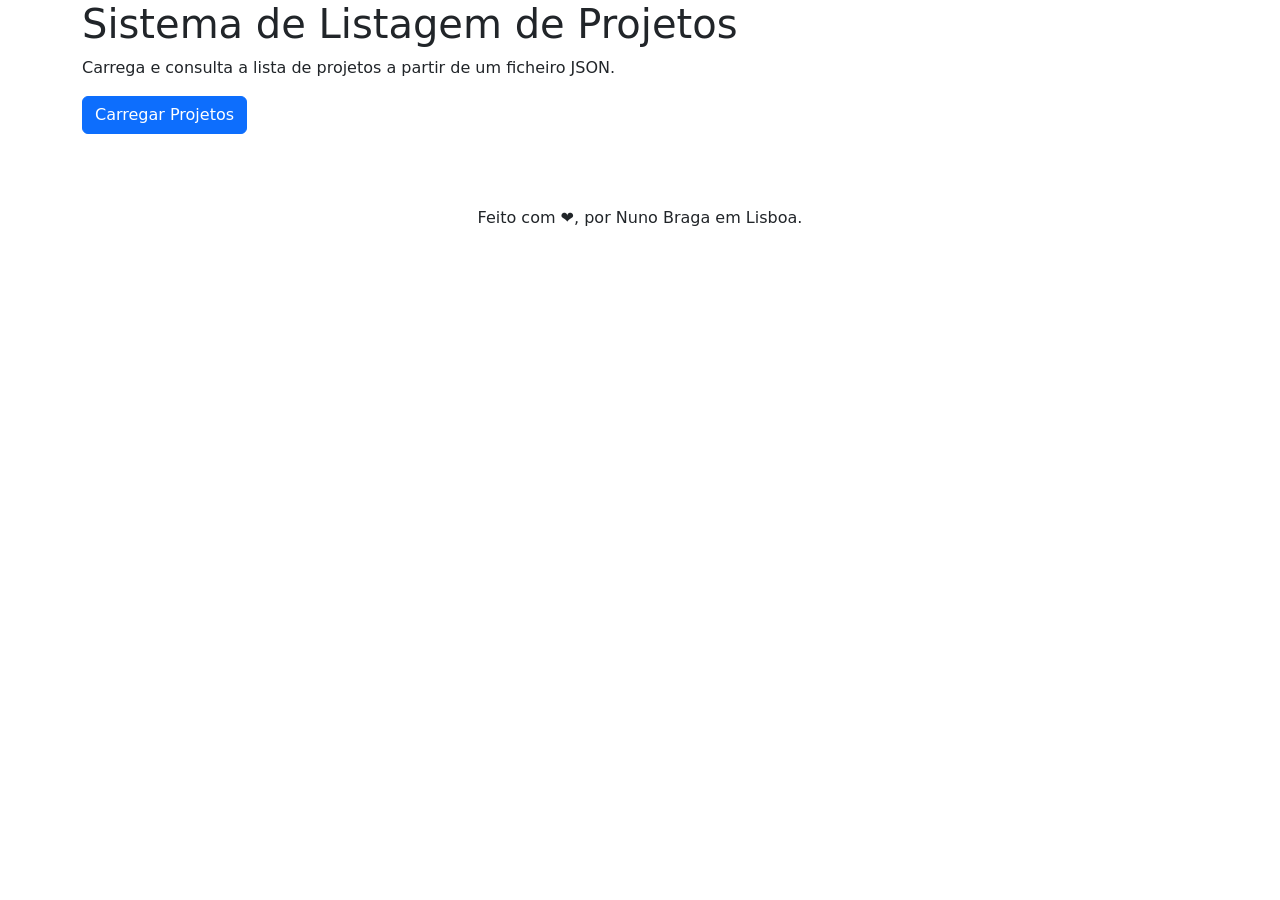
<file: day-09-project-lister/index.html>
<!DOCTYPE html>
<html lang="pt">

<head>

    <meta name="author" content="Nuno Braga">
    <meta charset="UTF-8">
    <meta name="viewport" content="width=device-width, initial-scale=1.0">
    <meta name="description" content="Sistema de Listagem de Projetos - por Nuno Braga">
    <title>Sistema de Listagem de Projetos</title>
    <link href="https://cdn.jsdelivr.net/npm/bootstrap@5.3.8/dist/css/bootstrap.min.css" rel="stylesheet" integrity="sha384-sRIl4kxILFvY47J16cr9ZwB07vP4J8+LH7qKQnuqkuIAvNWLzeN8tE5YBujZqJLB" crossorigin="anonymous">
    <link rel="stylesheet" href="styles.css">

</head>

<body>

    <header class="app-header">

        <div class="container">

            <h1>Sistema de Listagem de Projetos</h1>
            <p class="app-subtitle">Carrega e consulta a lista de projetos a partir de um ficheiro JSON.</p>

        </div>

    </header>

    <main class="container pb-5">

        <button type="button" class="btn btn-primary" id="carregarBtn">Carregar Projetos</button>

        <div id="listaProjetos"></div>

    </main>

    <footer class="text-center py-4">
        Feito com ❤️, por Nuno Braga em Lisboa.
    </footer>

    <script src="https://cdn.jsdelivr.net/npm/bootstrap@5.3.8/dist/js/bootstrap.bundle.min.js" integrity="sha384-FKyoEForCGlyvwx9Hj09JcYn3nv7wiPVlz7YYwJrWVcXK/BmnVDxM+D2scQbITxI" crossorigin="anonymous"></script>
    <script src="script.js" defer></script>

</body>

</html>
</file>
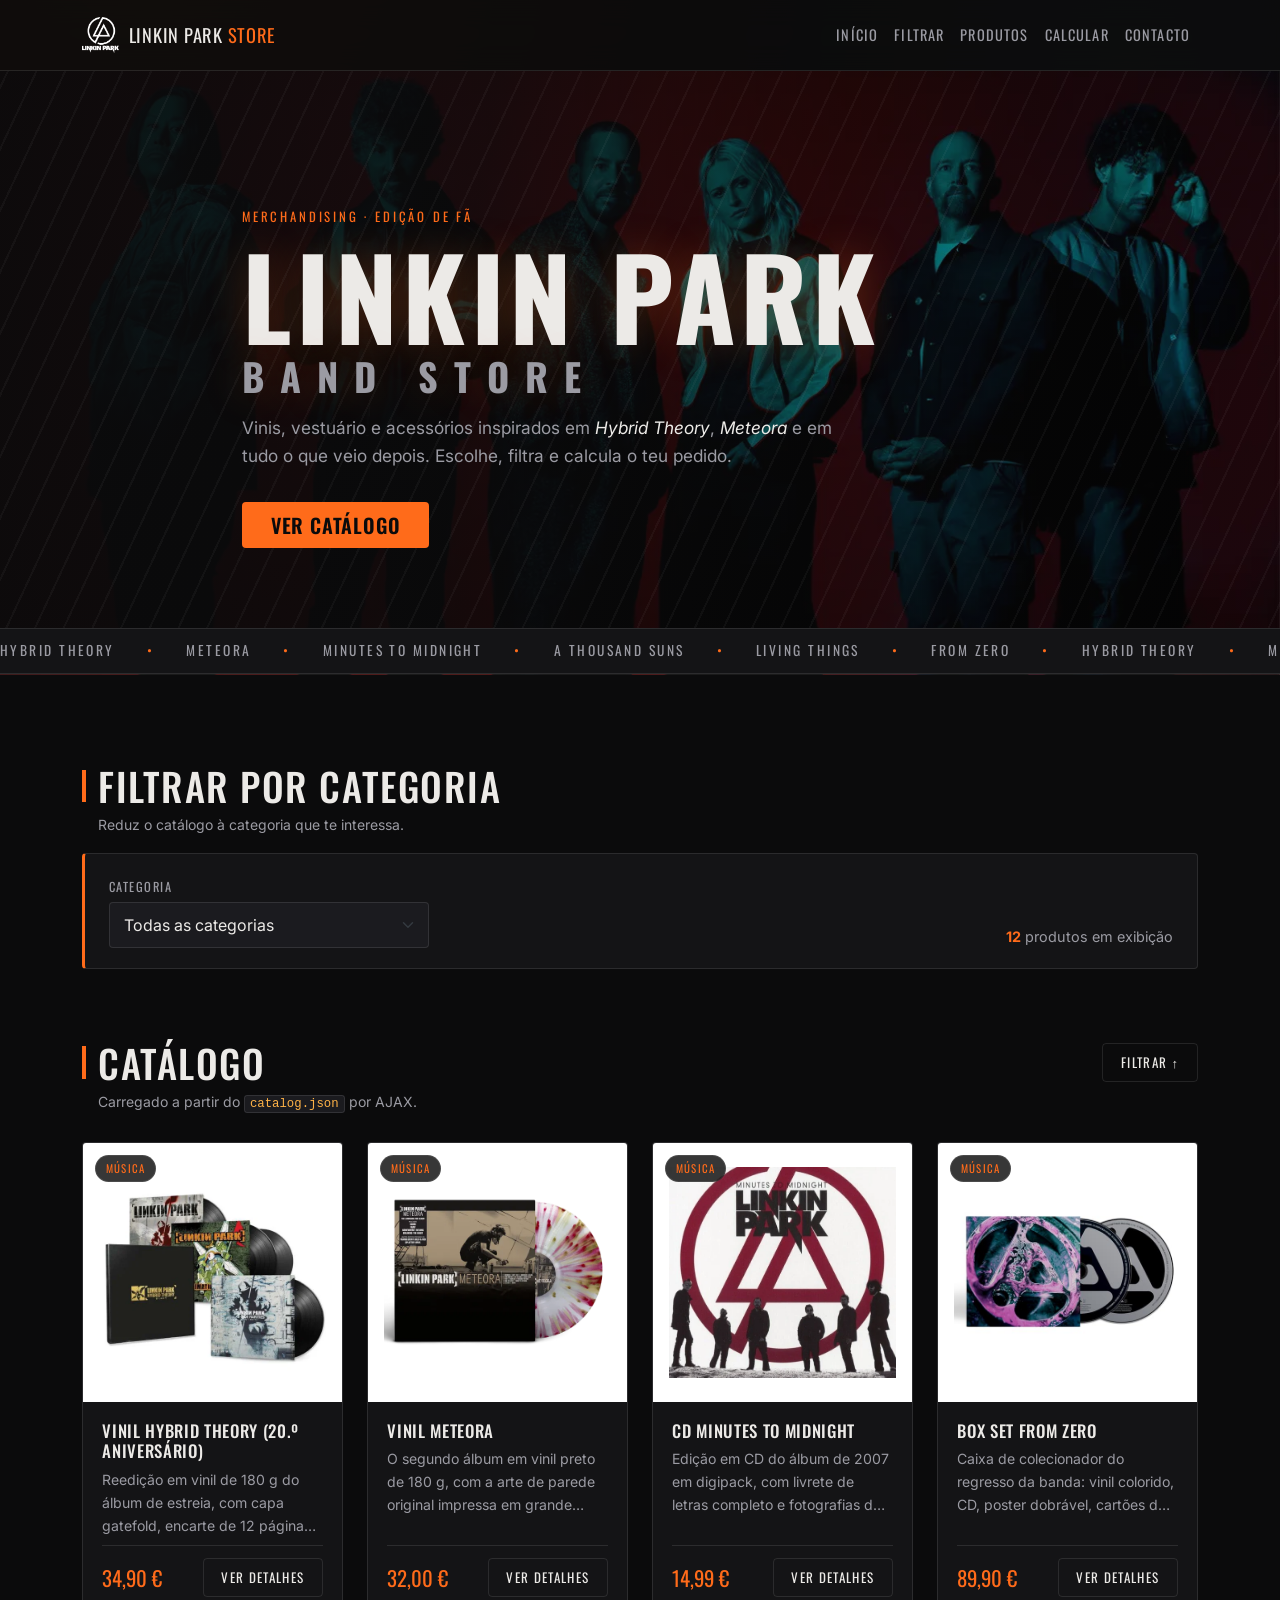
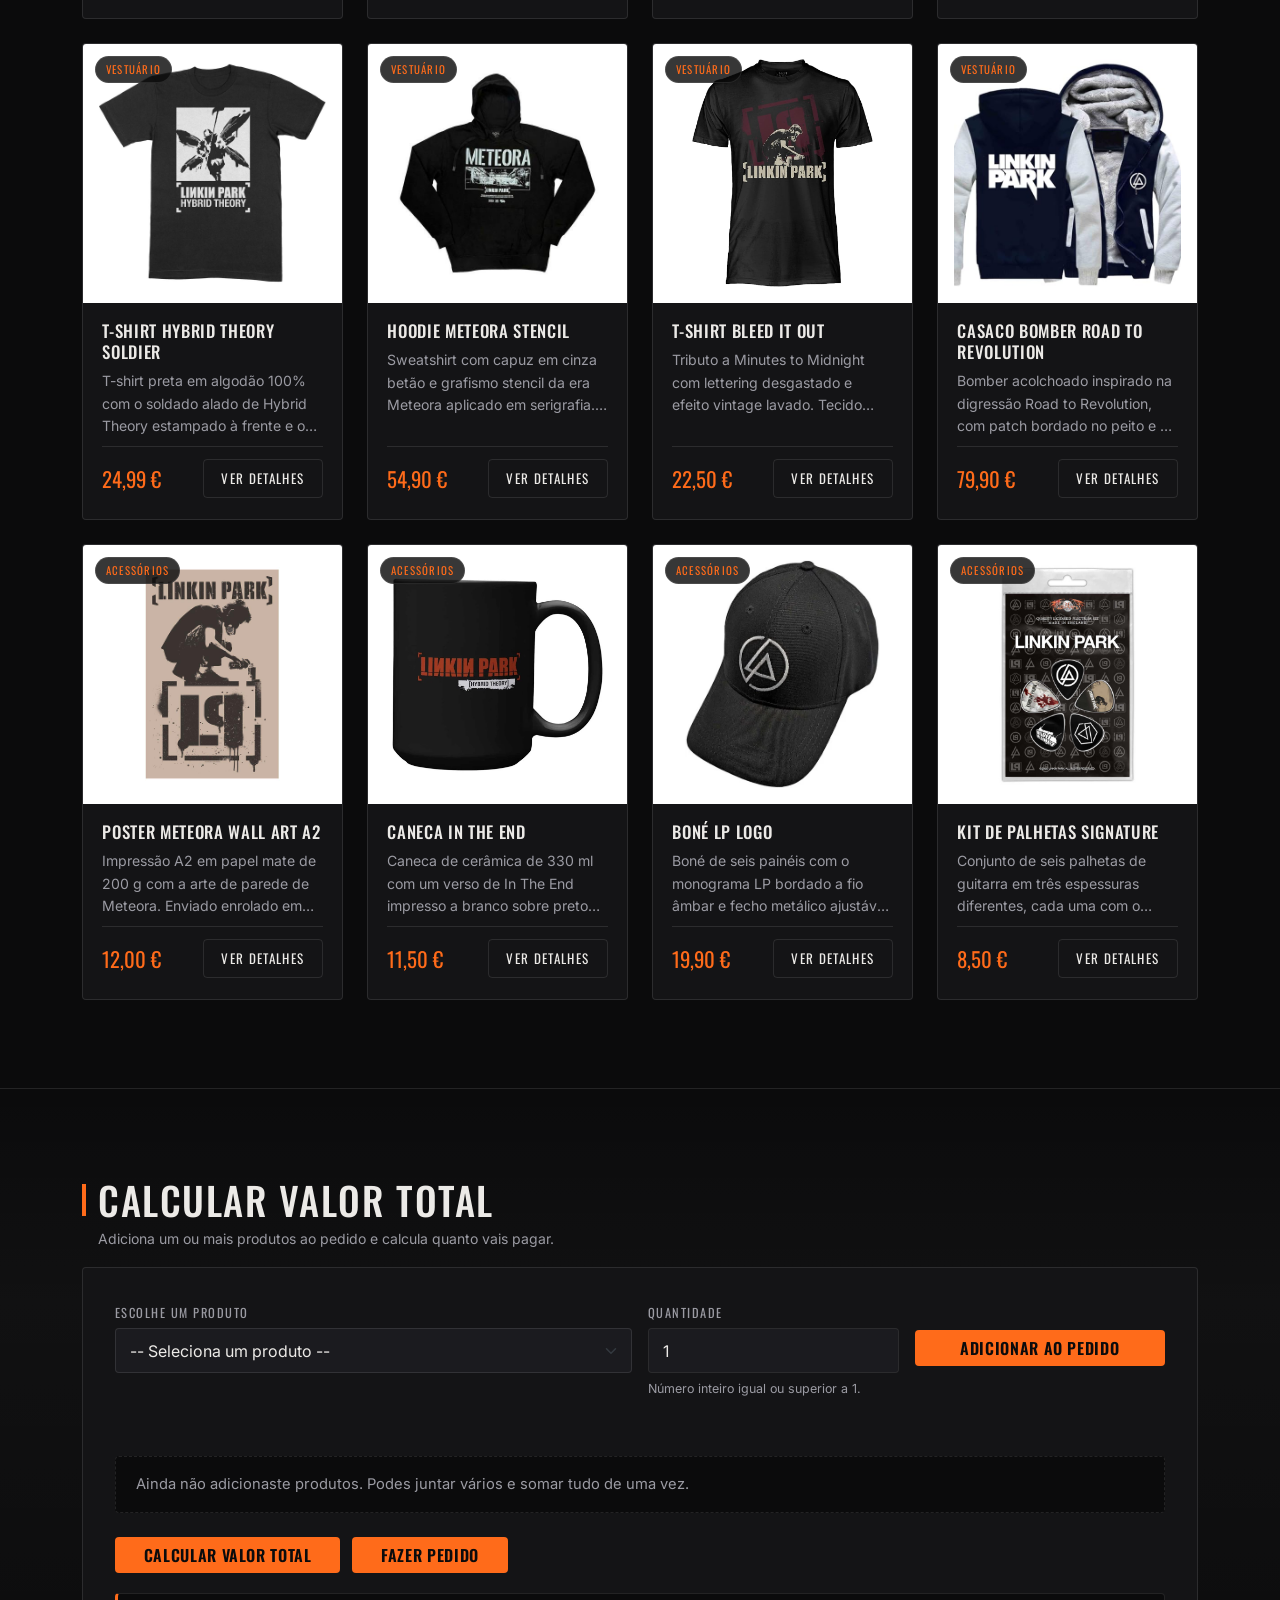
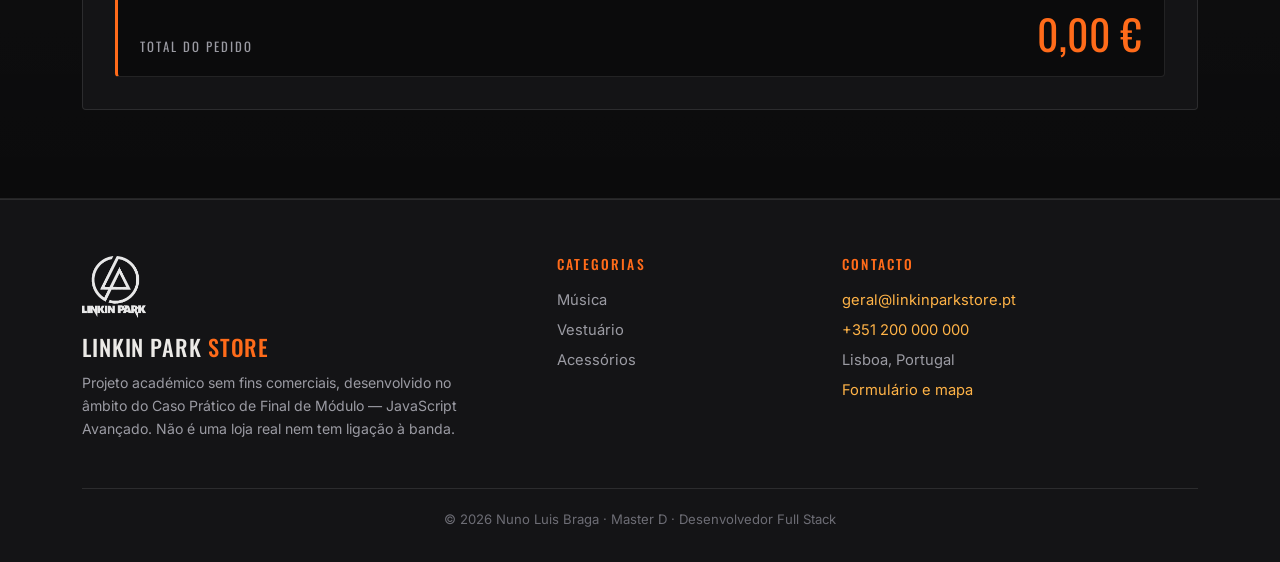
<file: day-11-Band-Store/loja-online/index.html>
<!DOCTYPE html>
<html lang="pt-PT">

<head>

    <!-- ============ Meta básicos ============ -->

    <meta charset="UTF-8">
    <meta name="viewport" content="width=device-width, initial-scale=1.0">
    <meta name="theme-color" content="#0b0b0c">

    <title>Linkin Park Store | Vinis, Vestuário e Acessórios da Banda</title>

    <!-- ============ SEO ============ -->

    <meta name="author" content="Nuno Braga">
    <meta name="description"
        content="Loja online de merchandising dos Linkin Park: vinis de Hybrid Theory e Meteora, t-shirts, hoodies, posters e acessórios. Filtra por categoria e calcula o total do teu pedido.">
    <meta name="keywords"
        content="Linkin Park, merchandising, loja online, vinil, Hybrid Theory, Meteora, t-shirt, hoodie, poster, acessórios, banda">
    <meta name="robots" content="index, follow">
    <link rel="canonical" href="https://nunobraga.example/loja-online/">

    <!-- Open Graph: como a página aparece quando é partilhada -->

    <meta property="og:type" content="website">
    <meta property="og:site_name" content="Linkin Park Store">
    <meta property="og:locale" content="pt_PT">
    <meta property="og:title" content="Linkin Park Store | Vinis, Vestuário e Acessórios da Banda">
    <meta property="og:description"
        content="Vinis, t-shirts, hoodies, posters e acessórios inspirados nos Linkin Park. Filtra por categoria e calcula o total do teu pedido.">
    <meta property="og:url" content="https://nunobraga.example/loja-online/">
    <meta property="og:image" content="assets/images/banda-grupo.webp">
    <meta property="og:image:alt" content="Os seis elementos dos Linkin Park em fotografia de grupo sobre fundo vermelho.">

    <!-- Twitter Card -->

    <meta name="twitter:card" content="summary_large_image">
    <meta name="twitter:title" content="Linkin Park Store | Vinis, Vestuário e Acessórios da Banda">
    <meta name="twitter:description"
        content="Vinis, t-shirts, hoodies, posters e acessórios inspirados nos Linkin Park.">
    <meta name="twitter:image" content="assets/images/banda-grupo.webp">

    <!-- Ícone do separador, em SVG embutido (evita um pedido extra ao servidor) -->

    <link rel="icon"
        href="data:image/svg+xml,%3Csvg%20xmlns='http://www.w3.org/2000/svg'%20viewBox='0%200%2032%2032'%3E%3Crect%20width='32'%20height='32'%20rx='4'%20fill='%230b0b0c'/%3E%3Ctext%20x='16'%20y='23'%20font-family='sans-serif'%20font-size='15'%20font-weight='700'%20fill='%23ff6b1a'%20text-anchor='middle'%3ELP%3C/text%3E%3C/svg%3E">

    <!-- Dados estruturados (schema.org): ajudam os motores de busca a perceber
         que isto é uma loja. A lista de produtos é acrescentada por scripts.js. -->

    <script type="application/ld+json">
    {
        "@context": "https://schema.org",
        "@type": "Store",
        "name": "Linkin Park Store",
        "description": "Loja online de merchandising inspirado na banda Linkin Park. Projeto académico.",
        "image": "assets/images/banda-grupo.webp",
        "priceRange": "8€ - 90€",
        "currenciesAccepted": "EUR",
        "address": {
            "@type": "PostalAddress",
            "addressLocality": "Braga",
            "addressCountry": "PT"
        }
    }
    </script>

    <!-- ============ Bootstrap, Fontes e Estilos ============ -->

    <link href="https://cdn.jsdelivr.net/npm/bootstrap@5.3.8/dist/css/bootstrap.min.css" rel="stylesheet" integrity="sha384-sRIl4kxILFvY47J16cr9ZwB07vP4J8+LH7qKQnuqkuIAvNWLzeN8tE5YBujZqJLB" crossorigin="anonymous">
    <link rel="preconnect" href="https://fonts.googleapis.com">
    <link rel="preconnect" href="https://fonts.gstatic.com" crossorigin>
    <link href="https://fonts.googleapis.com/css2?family=Oswald:wght@400;600;700&family=Inter:wght@400;500;700&display=swap" rel="stylesheet">
    <link rel="stylesheet" href="assets/css/styles.css">

</head>

<body>

    <!-- Ligação de salto: primeiro elemento focável, para quem navega por teclado -->

    <a class="skip-link" href="#main-content">Saltar para o conteúdo principal</a>

    <!-- ============ Header ============ -->

    <!-- O menu está de propósito fora do <header>: um elemento sticky só se cola
         dentro do pai onde está, e o <header> acaba a seguir ao banner. Lá
         dentro, o menu ia-se embora com o banner e deixava de acompanhar a
         página. Como filho direto do <body>, o pai é a página toda. -->

    <nav class="navbar navbar-expand-lg navbar-dark sticky-top" id="main-nav" aria-label="Navegação principal">

        <div class="container">

            <a class="navbar-brand" href="#hero">

                <!-- alt vazio: o logótipo repete o texto que vem a seguir, logo é decorativo -->
                <img src="assets/images/lp-logo.png" class="brand-logo" alt="" width="496" height="481">
                <span class="brand-text">Linkin Park <em>Store</em></span>

            </a>

            <button class="navbar-toggler" type="button" data-bs-toggle="collapse" data-bs-target="#navbarNav"
                aria-controls="navbarNav" aria-expanded="false" aria-label="Abrir ou fechar o menu de navegação">
                <span class="navbar-toggler-icon"></span>
            </button>

            <div class="collapse navbar-collapse justify-content-end" id="navbarNav">

                <ul class="navbar-nav">
                    <li class="nav-item"><a class="nav-link" href="#hero">Início</a></li>
                    <li class="nav-item"><a class="nav-link" href="#filter-section">Filtrar</a></li>
                    <li class="nav-item"><a class="nav-link" href="#product-list">Produtos</a></li>
                    <li class="nav-item"><a class="nav-link" href="#order-form">Calcular</a></li>
                    <!-- Único link que sai do index: o contacto tem página própria, em /includes -->
                    <li class="nav-item"><a class="nav-link" href="includes/contacto.html">Contacto</a></li>
                </ul>

            </div>

        </div>

    </nav>

    <header>

        <!-- Banner -->

        <div class="hero" id="hero">

            <div class="container hero-inner">

                <p class="hero-kicker">Merchandising &middot; Edição de fã</p>
                <h1 class="hero-title">Linkin&nbsp;Park<span class="hero-title-sub">Band Store</span></h1>

                <p class="hero-lead">
                    Vinis, vestuário e acessórios inspirados em <em>Hybrid Theory</em>, <em>Meteora</em>
                    e em tudo o que veio depois. Escolhe, filtra e calcula o teu pedido.
                </p>

                <div class="hero-cta">

                    <a class="btn btn-accent btn-lg" id="hero-cta-btn" href="#product-list">Ver catálogo</a>

                    <!-- Seta a apontar ao botão. Aparece uns instantes depois de a página
                         abrir e fica a pulsar até a pessoa lhe ligar. É decoração pura,
                         daí o aria-hidden: para um leitor de ecrã não existe. -->

                    <span class="hero-cue" id="hero-cue" aria-hidden="true">&larr;</span>

                </div>

            </div>

            <!-- Faixa decorativa: escondida dos leitores de ecrã por não ter valor informativo -->

            <div class="hero-marquee" aria-hidden="true">

                <div class="hero-marquee-track">

                    <span>Hybrid Theory</span><span>&bull;</span><span>Meteora</span><span>&bull;</span>
                    <span>Minutes to Midnight</span><span>&bull;</span><span>A Thousand Suns</span><span>&bull;</span>
                    <span>Living Things</span><span>&bull;</span><span>From Zero</span><span>&bull;</span>
                    <span>Hybrid Theory</span><span>&bull;</span><span>Meteora</span><span>&bull;</span>
                    <span>Minutes to Midnight</span><span>&bull;</span><span>A Thousand Suns</span><span>&bull;</span>
                    <span>Living Things</span><span>&bull;</span><span>From Zero</span><span>&bull;</span>

                </div>
            </div>

        </div>

    </header>

    <main id="main-content">

        <!-- ==== 1. Filtro por Categoria ==== -->

        <section id="filter-section" class="section" aria-labelledby="filter-title">

            <div class="container">

                <h2 class="section-title" id="filter-title">Filtrar por categoria</h2>
                <p class="section-subtitle">Reduz o catálogo à categoria que te interessa.</p>

                <div class="filter-bar">

                    <div class="filter-field">

                        <label for="category-filter" class="form-label">Categoria</label>

                        <select id="category-filter" class="form-select" aria-describedby="filter-count">

                            <option value="">Todas as categorias</option>

                            <!-- As restantes opções vêm do array "categories" do catalog.json -->

                        </select>

                    </div>

                    <!-- aria-live: o leitor de ecrã anuncia quantos produtos ficaram visíveis -->

                    <p class="filter-count" id="filter-count" role="status" aria-live="polite"></p>

                </div>

            </div>

        </section>

        <!-- ==== 2. Lista de Produtos ==== -->

        <section id="product-list" class="section" aria-labelledby="catalog-title">

            <div class="container">

                <!-- Título e atalho na mesma linha: quem já desceu até ao catálogo
                     consegue voltar ao filtro sem ter de subir a página à mão. -->

                <div class="section-head">

                    <h2 class="section-title" id="catalog-title">Catálogo</h2>

                    <a class="btn-ghost section-head-action" href="#filter-section" id="go-to-filter">
                        Filtrar<span aria-hidden="true"> &uarr;</span>
                    </a>

                </div>

                <p class="section-subtitle">Carregado a partir do <code>catalog.json</code> por AJAX.</p>

                <!-- Grelha preenchida dinamicamente por scripts.js -->

                <div id="product-grid" class="row g-4" aria-busy="true">

                    <p class="loading-msg">A carregar produtos&hellip;</p>
                
                </div>

            </div>

        </section>

        <!-- ==== 3. Calculadora ==== -->

        <section id="order-form" class="section section-alt" aria-labelledby="order-title">

            <div class="container">

                <h2 class="section-title" id="order-title">Calcular valor total</h2>
                <p class="section-subtitle">Adiciona um ou mais produtos ao pedido e calcula quanto vais pagar.</p>

                <form id="calc-form" class="order-card" novalidate>

                    <div class="row g-3">

                        <div class="col-md-6">

                            <label for="product" class="form-label">Escolhe um produto</label>

                            <select id="product" name="product" class="form-select" aria-describedby="form-error"
                                required>
                                <option value="">-- Seleciona um produto --</option>
                                <!-- Opções inseridas por scripts.js -->
                            </select>

                        </div>

                        <div class="col-md-3">

                            <label for="quantity" class="form-label">Quantidade</label>

                            <input type="number" id="quantity" name="quantity" class="form-control" min="1" step="1"
                                value="1" inputmode="numeric" aria-describedby="quantity-help form-error" required>

                            <span id="quantity-help" class="field-help">Número inteiro igual ou superior a 1.</span>

                        </div>

                        <div class="col-md-3 d-flex align-items-start">

                            <!-- type="button" para não submeter o formulário nem recarregar a página -->
                            <button type="button" id="add-product" class="btn btn-accent w-100">Adicionar ao
                                pedido</button>

                        </div>

                    </div>

                    <!-- Mensagem de validação. role="alert" faz o leitor de ecrã anunciá-la de imediato. -->

                    <p id="form-error" class="form-error" role="alert"></p>

                    <!-- Mensagem mostrada enquanto o pedido não tiver nenhuma linha -->

                    <p id="order-empty" class="order-empty">
                        Ainda não adicionaste produtos. Podes juntar vários e somar tudo de uma vez.
                    </p>

                    <!-- Linhas do pedido. Uma tabela porque os dados são mesmo tabulares:
                         cada linha é um produto e cada coluna uma característica dele. -->

                    <table id="order-lines" class="order-table" hidden>

                        <caption class="visually-hidden">Produtos adicionados ao pedido</caption>

                        <thead>
                            <tr>
                                <th scope="col">Produto</th>
                                <th scope="col" class="cell-num">Preço</th>
                                <th scope="col" class="cell-num">Qtd.</th>
                                <th scope="col" class="cell-num">Subtotal</th>
                                <th scope="col"><span class="visually-hidden">Remover</span></th>
                            </tr>
                        </thead>

                        <tbody id="order-lines-body">
                            <!-- Linhas inseridas por scripts.js -->
                        </tbody>

                    </table>

                    <!-- Botões de ação do pedido -->

                    <div class="order-actions">

                        <button type="button" id="calculate" class="btn btn-accent">Calcular valor total</button>

                        <button type="button" id="place-order" class="btn btn-accent">Fazer pedido</button>

                        <button type="button" id="clear-order" class="btn-ghost" hidden>Limpar pedido</button>

                    </div>

                    <!-- Resultado do cálculo -->

                    <div class="total-box">

                        <span class="total-label" id="total-label">Total do pedido</span>

                        <output id="total-value" class="total-value" for="product quantity"
                            aria-labelledby="total-label" aria-live="polite">0,00 &euro;</output>

                    </div>

                    <!-- Confirmação do pedido. role="status" é mais discreto que o
                         role="alert" do erro: o leitor de ecrã espera pela pausa. -->

                    <p id="order-success" class="form-success" role="status" aria-live="polite" hidden></p>

                </form>

            </div>

        </section>

    </main>

    <!-- ============ Footer ============ -->

    <footer id="site-footer">

        <div class="container">

            <div class="row gy-4">

                <div class="col-md-5">

                    <img src="assets/images/lp-logo.png" class="footer-logo" alt="Logótipo dos Linkin Park" width="496"
                        height="481">

                    <h2 class="footer-brand">Linkin Park <em>Store</em></h2>

                    <p class="footer-note">
                        Projeto académico sem fins comerciais, desenvolvido no âmbito do
                        Caso Prático de Final de Módulo &mdash; JavaScript Avançado.
                        Não é uma loja real nem tem ligação à banda.
                    </p>

                </div>

                <div class="col-md-3">

                    <h3 class="footer-title">Categorias</h3>

                    <ul class="footer-list">
                        <li>Música</li>
                        <li>Vestuário</li>
                        <li>Acessórios</li>
                    </ul>

                </div>

                <div class="col-md-4">

                    <h3 class="footer-title">Contacto</h3>

                    <ul class="footer-list">
                        <li><a href="mailto:geral@linkinparkstore.pt">geral@linkinparkstore.pt</a></li>
                        <li><a href="tel:+351200000000">+351 200 000 000</a></li>
                        <li>Lisboa, Portugal</li>
                        <li><a href="includes/contacto.html">Formulário e mapa</a></li>
                    </ul>

                </div>

            </div>

            <hr class="footer-rule">
            <p class="footer-copy">&copy; 2026 Nuno Luis Braga &middot; Master D &middot; Desenvolvedor Full Stack</p>

        </div>
    </footer>

    <!-- ============ Lightbos de Detalhes (fora do <main>) ============ -->

    <div id="lightbox" class="lightbox" role="dialog" aria-modal="true" aria-labelledby="lightbox-title" hidden>

        <div class="lightbox-backdrop" data-close="true"></div>

        <div class="lightbox-content">

            <button type="button" id="lightbox-close" class="close-btn" aria-label="Fechar detalhe do produto">
                <span aria-hidden="true">&times;</span>
            </button>

            <img id="lightbox-image" class="lightbox-image"
                src="[data-uri]" alt="">

            <div class="lightbox-body">

                <p class="lightbox-category" id="lightbox-category"></p>
                <h2 id="lightbox-title" class="lightbox-title">Detalhe do produto</h2>
                <p id="lightbox-description" class="lightbox-description"></p>
                <p id="lightbox-price" class="lightbox-price"></p>
            
            </div>

        </div>

    </div>

    <script src="https://cdn.jsdelivr.net/npm/bootstrap@5.3.8/dist/js/bootstrap.bundle.min.js" integrity="sha384-FKyoEForCGlyvwx9Hj09JcYn3nv7wiPVlz7YYwJrWVcXK/BmnVDxM+D2scQbITxI" crossorigin="anonymous"></script>
    <script src="assets/js/scripts.js" defer></script>

</body>

</html>
</file>
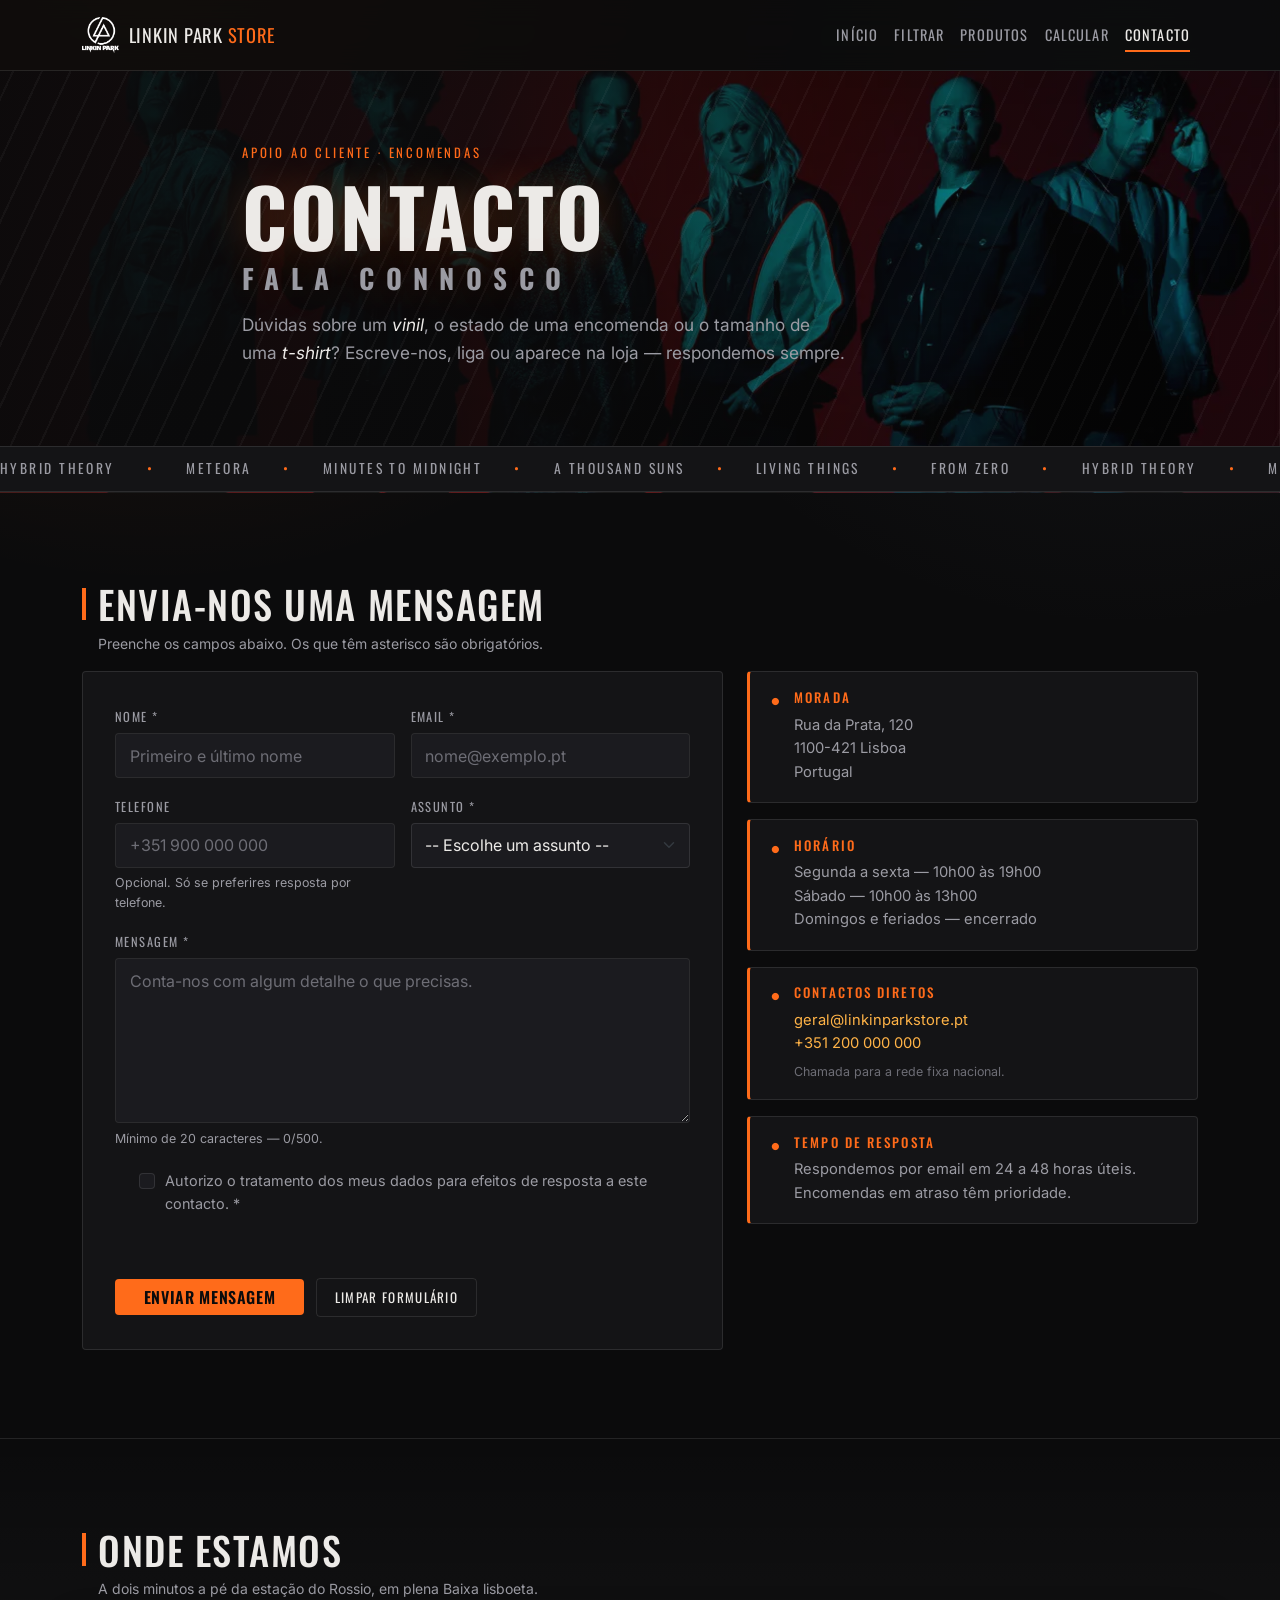
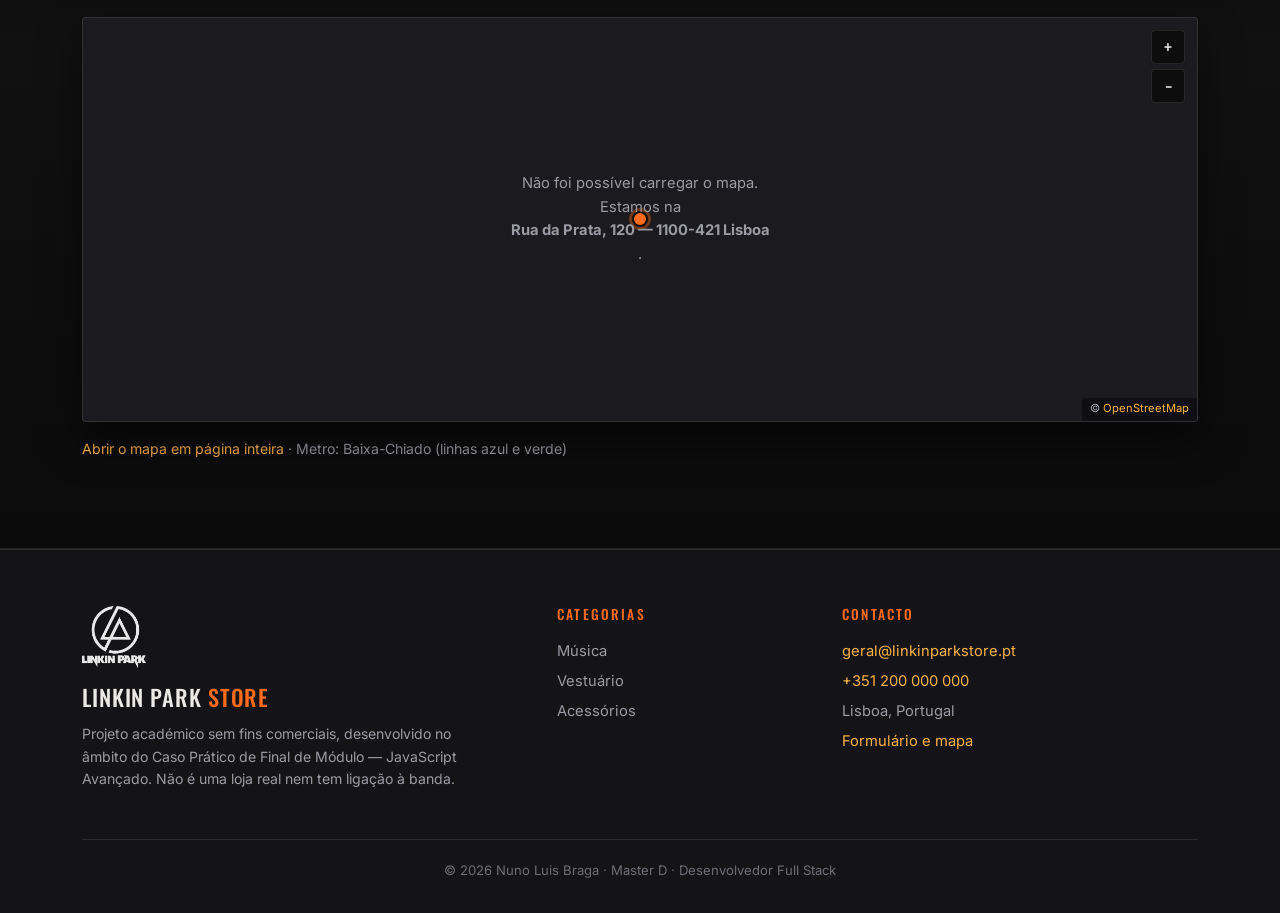
<file: day-11-Band-Store/loja-online/includes/contacto.html>
<!DOCTYPE html>
<html lang="pt-PT">

<head>

    <!-- ============ Meta básicos ============ -->

    <meta charset="UTF-8">
    <meta name="viewport" content="width=device-width, initial-scale=1.0">
    <meta name="theme-color" content="#0b0b0c">

    <title>Contacto | Linkin Park Store</title>

    <!-- ============ SEO ============ -->

    <meta name="author" content="Nuno Braga">
    <meta name="description"
        content="Fala com a Linkin Park Store: formulário de contacto, morada da loja em Lisboa, horário, telefone, email e mapa para chegares até nós.">
    <meta name="keywords"
        content="Linkin Park, loja online, contacto, formulário, morada, mapa, Lisboa, apoio ao cliente, encomendas">
    <meta name="robots" content="index, follow">
    <link rel="canonical" href="https://nunobraga.example/loja-online/includes/contacto.html">

    <!-- Open Graph: como a página aparece quando é partilhada -->

    <meta property="og:type" content="website">
    <meta property="og:site_name" content="Linkin Park Store">
    <meta property="og:locale" content="pt_PT">
    <meta property="og:title" content="Contacto | Linkin Park Store">
    <meta property="og:description"
        content="Morada, horário, telefone e formulário de contacto da Linkin Park Store.">
    <meta property="og:url" content="https://nunobraga.example/loja-online/includes/contacto.html">
    <meta property="og:image" content="../assets/images/banda-grupo.webp">
    <meta property="og:image:alt" content="Os seis elementos dos Linkin Park em fotografia de grupo sobre fundo vermelho.">

    <!-- Twitter Card -->

    <meta name="twitter:card" content="summary_large_image">
    <meta name="twitter:title" content="Contacto | Linkin Park Store">
    <meta name="twitter:description" content="Morada, horário, telefone e formulário de contacto da Linkin Park Store.">
    <meta name="twitter:image" content="../assets/images/banda-grupo.webp">

    <!-- Ícone do separador, em SVG embutido (evita um pedido extra ao servidor) -->

    <link rel="icon"
        href="data:image/svg+xml,%3Csvg%20xmlns='http://www.w3.org/2000/svg'%20viewBox='0%200%2032%2032'%3E%3Crect%20width='32'%20height='32'%20rx='4'%20fill='%230b0b0c'/%3E%3Ctext%20x='16'%20y='23'%20font-family='sans-serif'%20font-size='15'%20font-weight='700'%20fill='%23ff6b1a'%20text-anchor='middle'%3ELP%3C/text%3E%3C/svg%3E">

    <!-- Dados estruturados (schema.org): aqui o tipo é ContactPage, e a loja vem
         lá dentro com a morada, o telefone e o horário certinhos. -->

    <script type="application/ld+json">
    {
        "@context": "https://schema.org",
        "@type": "ContactPage",
        "name": "Contacto | Linkin Park Store",
        "url": "https://nunobraga.example/loja-online/includes/contacto.html",
        "mainEntity": {
            "@type": "Store",
            "name": "Linkin Park Store",
            "image": "../assets/images/banda-grupo.webp",
            "email": "geral@linkinparkstore.pt",
            "telephone": "+351200000000",
            "priceRange": "8€ - 90€",
            "currenciesAccepted": "EUR",
            "address": {
                "@type": "PostalAddress",
                "streetAddress": "Rua da Prata, 120",
                "postalCode": "1100-421",
                "addressLocality": "Lisboa",
                "addressCountry": "PT"
            },
            "geo": {
                "@type": "GeoCoordinates",
                "latitude": 38.7223,
                "longitude": -9.1393
            },
            "openingHours": ["Mo-Fr 10:00-19:00", "Sa 10:00-13:00"]
        }
    }
    </script>

    <!-- ============ Bootstrap, Fontes e Estilos ============ -->

    <link href="https://cdn.jsdelivr.net/npm/bootstrap@5.3.8/dist/css/bootstrap.min.css" rel="stylesheet" integrity="sha384-sRIl4kxILFvY47J16cr9ZwB07vP4J8+LH7qKQnuqkuIAvNWLzeN8tE5YBujZqJLB" crossorigin="anonymous">
    <link rel="preconnect" href="https://fonts.googleapis.com">
    <link rel="preconnect" href="https://fonts.gstatic.com" crossorigin>
    <link href="https://fonts.googleapis.com/css2?family=Oswald:wght@400;600;700&family=Inter:wght@400;500;700&display=swap" rel="stylesheet">
    <!-- A página está dentro de /includes, por isso todos os caminhos do
         projeto sobem um nível com ../ -->

    <link rel="stylesheet" href="../assets/css/styles.css">

</head>

<body>

    <!-- Ligação de salto: primeiro elemento focável, para quem navega por teclado -->

    <a class="skip-link" href="#main-content">Saltar para o conteúdo principal</a>

    <!-- ============ Header ============ -->

    <!-- O menu está de propósito fora do <header>: um elemento sticky só se cola
         dentro do pai onde está, e o <header> acaba a seguir ao banner. Lá
         dentro, o menu ia-se embora com o banner e deixava de acompanhar a
         página. Como filho direto do <body>, o pai é a página toda. -->

    <nav class="navbar navbar-expand-lg navbar-dark sticky-top" id="main-nav" aria-label="Navegação principal">

        <div class="container">

            <a class="navbar-brand" href="../index.html">

                <!-- alt vazio: o logótipo repete o texto que vem a seguir, logo é decorativo -->
                <img src="../assets/images/lp-logo.png" class="brand-logo" alt="" width="496" height="481">
                <span class="brand-text">Linkin Park <em>Store</em></span>

            </a>

            <button class="navbar-toggler" type="button" data-bs-toggle="collapse" data-bs-target="#navbarNav"
                aria-controls="navbarNav" aria-expanded="false" aria-label="Abrir ou fechar o menu de navegação">
                <span class="navbar-toggler-icon"></span>
            </button>

            <div class="collapse navbar-collapse justify-content-end" id="navbarNav">

                <!-- Estamos noutro ficheiro, por isso as âncoras levam o index.html à frente.
                     O aria-current diz ao leitor de ecrã em que página estamos. -->

                <ul class="navbar-nav">
                    <li class="nav-item"><a class="nav-link" href="../index.html#hero">Início</a></li>
                    <li class="nav-item"><a class="nav-link" href="../index.html#filter-section">Filtrar</a></li>
                    <li class="nav-item"><a class="nav-link" href="../index.html#product-list">Produtos</a></li>
                    <li class="nav-item"><a class="nav-link" href="../index.html#order-form">Calcular</a></li>
                    <li class="nav-item"><a class="nav-link active" href="contacto.html"
                            aria-current="page">Contacto</a></li>
                </ul>

            </div>

        </div>

    </nav>

    <header>

        <!-- Banner: o mesmo da página inicial, só que mais baixo (classe hero-page),
             porque aqui o que interessa é o formulário e não a fotografia. -->

        <div class="hero hero-page" id="hero">

            <div class="container hero-inner">

                <p class="hero-kicker">Apoio ao cliente &middot; Encomendas</p>
                <h1 class="hero-title">Contacto<span class="hero-title-sub">Fala connosco</span></h1>

                <p class="hero-lead">
                    Dúvidas sobre um <em>vinil</em>, o estado de uma encomenda ou o tamanho de uma
                    <em>t-shirt</em>? Escreve-nos, liga ou aparece na loja &mdash; respondemos sempre.
                </p>

            </div>

            <!-- Faixa decorativa: escondida dos leitores de ecrã por não ter valor informativo -->

            <div class="hero-marquee" aria-hidden="true">

                <div class="hero-marquee-track">

                    <span>Hybrid Theory</span><span>&bull;</span><span>Meteora</span><span>&bull;</span>
                    <span>Minutes to Midnight</span><span>&bull;</span><span>A Thousand Suns</span><span>&bull;</span>
                    <span>Living Things</span><span>&bull;</span><span>From Zero</span><span>&bull;</span>
                    <span>Hybrid Theory</span><span>&bull;</span><span>Meteora</span><span>&bull;</span>
                    <span>Minutes to Midnight</span><span>&bull;</span><span>A Thousand Suns</span><span>&bull;</span>
                    <span>Living Things</span><span>&bull;</span><span>From Zero</span><span>&bull;</span>

                </div>
            </div>

        </div>

    </header>

    <main id="main-content">

        <!-- ==== 1. Formulário + Informações ==== -->

        <section id="contact-section" class="section" aria-labelledby="contact-title">

            <div class="container">

                <h2 class="section-title" id="contact-title">Envia-nos uma mensagem</h2>
                <p class="section-subtitle">Preenche os campos abaixo. Os que têm asterisco são obrigatórios.</p>

                <div class="row g-4">

                    <!-- Formulário: fica com a coluna larga por ser o conteúdo principal -->

                    <div class="col-lg-7">

                        <!-- novalidate desliga as bolhas do browser: a validação é feita
                             por contacto.js, para as mensagens saírem todas em português
                             e no mesmo sítio. -->

                        <form id="contact-form" class="contact-card" novalidate>

                            <div class="row g-3">

                                <div class="col-md-6">

                                    <label for="name" class="form-label">Nome *</label>

                                    <input type="text" id="name" name="name" class="form-control"
                                        placeholder="Primeiro e último nome" autocomplete="name"
                                        aria-describedby="contact-error" required>

                                </div>

                                <div class="col-md-6">

                                    <label for="email" class="form-label">Email *</label>

                                    <input type="email" id="email" name="email" class="form-control"
                                        placeholder="nome@exemplo.pt" autocomplete="email"
                                        aria-describedby="contact-error" required>

                                </div>

                                <div class="col-md-6">

                                    <label for="phone" class="form-label">Telefone</label>

                                    <input type="tel" id="phone" name="phone" class="form-control"
                                        placeholder="+351 900 000 000" autocomplete="tel"
                                        aria-describedby="phone-help contact-error">

                                    <span id="phone-help" class="field-help">Opcional. Só se preferires resposta por
                                        telefone.</span>

                                </div>

                                <div class="col-md-6">

                                    <label for="subject" class="form-label">Assunto *</label>

                                    <select id="subject" name="subject" class="form-select"
                                        aria-describedby="contact-error" required>
                                        <option value="">-- Escolhe um assunto --</option>
                                        <option value="encomenda">Estado de uma encomenda</option>
                                        <option value="produto">Dúvida sobre um produto</option>
                                        <option value="stock">Reposição de stock</option>
                                        <option value="devolucao">Trocas e devoluções</option>
                                        <option value="outro">Outro assunto</option>
                                    </select>

                                </div>

                                <div class="col-12">

                                    <label for="message" class="form-label">Mensagem *</label>

                                    <textarea id="message" name="message" class="form-control" rows="6"
                                        maxlength="500" placeholder="Conta-nos com algum detalhe o que precisas."
                                        aria-describedby="message-help contact-error" required></textarea>

                                    <!-- O contador é atualizado por contacto.js a cada tecla -->

                                    <!-- Os dois limites são escritos pelo contacto.js, a partir das
                                         mesmas constantes que fazem a validação. -->

                                    <span id="message-help" class="field-help">
                                        Mínimo de <span id="min-count">20</span> caracteres &mdash;
                                        <span id="char-count">0</span>/<span id="max-count">500</span>.
                                    </span>

                                </div>

                                <div class="col-12">

                                    <div class="form-check consent-check">

                                        <input type="checkbox" id="consent" name="consent" class="form-check-input"
                                            aria-describedby="contact-error" required>

                                        <label for="consent" class="form-check-label">
                                            Autorizo o tratamento dos meus dados para efeitos de resposta a este
                                            contacto. *
                                        </label>

                                    </div>

                                </div>

                            </div>

                            <!-- Mensagem de validação. role="alert" faz o leitor de ecrã anunciá-la de imediato. -->

                            <p id="contact-error" class="form-error" role="alert"></p>

                            <!-- Confirmação de envio. role="status" é mais discreto: espera pela pausa. -->

                            <p id="contact-success" class="form-success" role="status" aria-live="polite" hidden></p>

                            <div class="order-actions">

                                <button type="submit" class="btn btn-accent">Enviar mensagem</button>

                                <button type="button" id="clear-contact" class="btn-ghost">Limpar formulário</button>

                            </div>

                        </form>

                    </div>

                    <!-- Informações da loja: morada, horário e contactos diretos -->

                    <div class="col-lg-5">

                        <h3 class="visually-hidden">Dados da loja</h3>

                        <ul class="info-list">

                            <li class="info-card">

                                <span class="info-icon" aria-hidden="true">&#9679;</span>

                                <div>
                                    <h4 class="info-title">Morada</h4>

                                    <!-- <address> é o elemento próprio para dados de contacto -->

                                    <address class="info-text">
                                        Rua da Prata, 120<br>
                                        1100-421 Lisboa<br>
                                        Portugal
                                    </address>
                                </div>

                            </li>

                            <li class="info-card">

                                <span class="info-icon" aria-hidden="true">&#9679;</span>

                                <div>
                                    <h4 class="info-title">Horário</h4>

                                    <p class="info-text">
                                        Segunda a sexta &mdash; 10h00 &agrave;s 19h00<br>
                                        Sábado &mdash; 10h00 &agrave;s 13h00<br>
                                        Domingos e feriados &mdash; encerrado
                                    </p>
                                </div>

                            </li>

                            <li class="info-card">

                                <span class="info-icon" aria-hidden="true">&#9679;</span>

                                <div>
                                    <h4 class="info-title">Contactos diretos</h4>

                                    <p class="info-text">
                                        <a href="mailto:geral@linkinparkstore.pt">geral@linkinparkstore.pt</a><br>
                                        <a href="tel:+351200000000">+351 200 000 000</a><br>
                                        <span class="info-note">Chamada para a rede fixa nacional.</span>
                                    </p>
                                </div>

                            </li>

                            <li class="info-card">

                                <span class="info-icon" aria-hidden="true">&#9679;</span>

                                <div>
                                    <h4 class="info-title">Tempo de resposta</h4>

                                    <p class="info-text">
                                        Respondemos por email em 24 a 48 horas úteis.
                                        Encomendas em atraso têm prioridade.
                                    </p>
                                </div>

                            </li>

                        </ul>

                    </div>

                </div>

            </div>

        </section>

        <!-- ==== 2. Mapa ==== -->

        <section id="map-section" class="section section-alt" aria-labelledby="map-title">

            <div class="container">

                <h2 class="section-title" id="map-title">Onde estamos</h2>
                <p class="section-subtitle">A dois minutos a pé da estação do Rossio, em plena Baixa lisboeta.</p>

                <!-- Mapa montado pelo contacto.js a partir dos tiles do OpenStreetMap.
                     Comecei por usar o <iframe> do próprio OpenStreetMap, mas há
                     browsers e extensões que recusam mostrar páginas de outros sítios
                     dentro de um iframe e o mapa ficava em branco. Os tiles são
                     imagens PNG normais, por isso aparecem sempre. -->

                <div class="map-frame">

                    <!-- role="img" + aria-label: para um leitor de ecrã isto é uma
                         imagem só, e não uma dúzia de quadradinhos soltos. -->

                    <div id="map-canvas" class="map-canvas" role="img"
                        aria-label="Mapa da Baixa de Lisboa com a Linkin Park Store assinalada na Rua da Prata">
                        <!-- Tiles inseridos por contacto.js -->
                    </div>

                    <!-- Marcador da loja: fica sempre no centro da moldura -->

                    <span class="map-pin" aria-hidden="true"></span>

                    <div class="map-controls">
                        <button type="button" id="map-zoom-in" class="map-btn" aria-label="Aproximar o mapa">+</button>
                        <button type="button" id="map-zoom-out" class="map-btn"
                            aria-label="Afastar o mapa">&minus;</button>
                    </div>

                    <!-- A atribuição é obrigatória por quem usa os tiles do OpenStreetMap -->

                    <p class="map-credit">
                        &copy; <a href="https://www.openstreetmap.org/copyright" target="_blank"
                            rel="noopener">OpenStreetMap</a>
                    </p>

                    <!-- Só aparece se nem um tile chegar (sem internet, por exemplo) -->

                    <p id="map-fallback" class="map-fallback" hidden>
                        Não foi possível carregar o mapa.<br>
                        Estamos na <strong>Rua da Prata, 120 &mdash; 1100-421 Lisboa</strong>.
                    </p>

                </div>

                <p class="map-note">
                    <a href="https://www.openstreetmap.org/?mlat=38.7223&amp;mlon=-9.1393#map=16/38.7223/-9.1393"
                        target="_blank" rel="noopener">Abrir o mapa em página inteira</a>
                    &middot; Metro: Baixa-Chiado (linhas azul e verde)
                </p>

            </div>

        </section>

    </main>

    <!-- ============ Footer ============ -->

    <footer id="site-footer">

        <div class="container">

            <div class="row gy-4">

                <div class="col-md-5">

                    <img src="../assets/images/lp-logo.png" class="footer-logo" alt="Logótipo dos Linkin Park" width="496"
                        height="481">

                    <h2 class="footer-brand">Linkin Park <em>Store</em></h2>

                    <p class="footer-note">
                        Projeto académico sem fins comerciais, desenvolvido no âmbito do
                        Caso Prático de Final de Módulo &mdash; JavaScript Avançado.
                        Não é uma loja real nem tem ligação à banda.
                    </p>

                </div>

                <div class="col-md-3">

                    <h3 class="footer-title">Categorias</h3>

                    <ul class="footer-list">
                        <li>Música</li>
                        <li>Vestuário</li>
                        <li>Acessórios</li>
                    </ul>

                </div>

                <div class="col-md-4">

                    <h3 class="footer-title">Contacto</h3>

                    <ul class="footer-list">
                        <li><a href="mailto:geral@linkinparkstore.pt">geral@linkinparkstore.pt</a></li>
                        <li><a href="tel:+351200000000">+351 200 000 000</a></li>
                        <li>Lisboa, Portugal</li>
                        <li><a href="contacto.html">Formulário e mapa</a></li>
                    </ul>

                </div>

            </div>

            <hr class="footer-rule">
            <p class="footer-copy">&copy; 2026 Nuno Luis Braga &middot; Master D &middot; Desenvolvedor Full Stack</p>

        </div>
    </footer>

    <script src="https://cdn.jsdelivr.net/npm/bootstrap@5.3.8/dist/js/bootstrap.bundle.min.js" integrity="sha384-FKyoEForCGlyvwx9Hj09JcYn3nv7wiPVlz7YYwJrWVcXK/BmnVDxM+D2scQbITxI" crossorigin="anonymous"></script>

    <!-- Esta página tem o seu próprio ficheiro: o scripts.js trata do catálogo,
         do lightbox e da calculadora, que aqui não existem. -->

    <script src="../assets/js/contacto.js" defer></script>

</body>

</html>
</file>
<file: day-05-pixel-art-painter/styles.css>
#grid {
  display: grid;
  grid-template-columns: repeat(16, 1fr);
  gap: 1px;
  width: 100%;
  max-width: 480px;
  aspect-ratio: 1 / 1;
  background: #ddd;
  margin: 1rem auto;
  border: 1px solid #ccc;
}

.cell {
  background: #ffffff;
  cursor: crosshair;
}

.palette-swatch {
  width: 32px;
  height: 32px;
  border: 2px solid #333;
  border-radius: 6px;
  cursor: pointer;
  display: inline-block;
}

.palette-swatch.selected {
  border-color: #ff0000;
}
</file>
<file: day-06-keyboard-drum-kit/styles.css>
body {
  text-align: center;
  background-color: #283149;
}

h1 {
  font-size: clamp(2.5rem, 8vw, 5rem);
  color: #DBEDF3;
  font-family: "Arvo", cursive;
  text-shadow: 3px 0 #DA0463;

}

footer {
  color: #DBEDF3;
  font-family: sans-serif;
}

.w {

  background-image: url("images/kick.png");

}

.a {

  background-image: url("images/snare.png");
}

.s {

  background-image: url("images/tom1.png");

}

.d {

  background-image: url("images/tom2.png");

}

.j {

  background-image: url("images/tom3.png");

}

.k {

  background-image: url("images/tom4.png");

}

.l {

  background-image: url("images/crash.png");
  
}

.set {
  margin: 10% auto;
}

.game-over {
  background-color: red;
  opacity: 0.8;
}

.pressed {
  box-shadow: 0 3px 4px 0 #DBEDF3;
  opacity: 0.5;
}

.red {
  color: red;
}

.drum {
  outline: none;
  border: 10px solid #404B69;
  font-size: 5rem;
  font-family: 'Arvo', cursive;
  line-height: 2;
  font-weight: 900;
  color: #DA0463;
  text-shadow: 3px 0 #DBEDF3;
  border-radius: 15px;
  display: inline-block;
  width: 150px;
  height: 150px;
  text-align: center;
  background-color: white;
  background-size: 55%;
  background-position: center;
  background-repeat: no-repeat;
  cursor: pointer;
  transition: transform 0.1s ease, box-shadow 0.1s ease;
}

.drum:hover {
  transform: translateY(-4px);
  box-shadow: 0 6px 14px rgba(0, 0, 0, 0.35);
}
</file>
<file: day-07-countdown-timer/styles.css>
body {
  background: linear-gradient(135deg, #1d2b64, #f8cdda);
  min-height: 100vh;
}

h1 {
  color: #fff;
  font-weight: 700;
  text-shadow: 0 2px 6px rgba(0, 0, 0, 0.25);
}

.timer-card {
  width: 100%;
  max-width: 480px;
  border-radius: 1.25rem;
  background: rgba(255, 255, 255, 0.96);
  backdrop-filter: blur(4px);
}

/* Big monospaced countdown so digits don't jump around */
#display {
  font-variant-numeric: tabular-nums;
  letter-spacing: 2px;
  color: #1d2b64;
  line-height: 1;
}

/* Turn the display red when time runs low (add .low via JS) */
#display.low {
  color: #dc3545;
}

.status {
  min-height: 1.5em;
  color: #6c757d;
  font-weight: 500;
}

.status.done {
  color: #dc3545;
  font-weight: 700;
}

.form-label {
  color: #1d2b64;
  letter-spacing: 1px;
}

footer {
  color: rgba(255, 255, 255, 0.85);
  font-family: sans-serif;
}
</file>
<file: day-08-project-manager/styles.css>
@import url("https://fonts.googleapis.com/css2?family=Sora:wght@600;700&family=Inter:wght@400;500;600;700&display=swap");

* {
    margin: 0;
    padding: 0;
    box-sizing: border-box;
}

:root {
    --bg: #eef1f8;
    --ink: #1c2536;
    --ink-soft: #64708a;
    --primary: #4f46e5;      
    --primary-dark: #4338ca;
    --primary-soft: #eef0ff;
    --accent: #10b981;      
    --card: #ffffff;
    --line: #e6e9f2;
    --shadow: 0 10px 30px -12px rgba(28, 37, 54, 0.22);
}

/* ---------- Backdrop ---------- */

body {
    min-height: 100vh;
    font-family: "Inter", system-ui, sans-serif;
    color: var(--ink);
    background:
        radial-gradient(1100px 480px at 100% -180px, #dfe4fb 0%, transparent 60%),
        radial-gradient(900px 460px at -10% 0%, #e3fbf1 0%, transparent 55%),
        var(--bg);
    background-attachment: fixed;
}

/* ---------- Header ---------- */

.app-header {
    background: linear-gradient(135deg, var(--primary) 0%, var(--primary-dark) 100%);
    color: #fff;
    padding: 3rem 0 2.5rem;
    margin-bottom: 2.5rem;
    box-shadow: 0 14px 40px -20px rgba(79, 70, 229, 0.7);
}

.app-header .container {
    text-align: center;
}

.app-badge {
    display: inline-block;
    background: rgba(255, 255, 255, 0.15);
    border: 1px solid rgba(255, 255, 255, 0.25);
    padding: 0.3rem 0.9rem;
    border-radius: 999px;
    font-size: 0.85rem;
    font-weight: 600;
    letter-spacing: 0.02em;
    margin-bottom: 0.9rem;
}

.app-header h1 {
    font-family: "Sora", sans-serif;
    font-weight: 700;
    font-size: clamp(1.9rem, 4vw, 2.8rem);
    letter-spacing: -0.02em;
}

.app-subtitle {
    color: rgba(255, 255, 255, 0.85);
    margin-top: 0.5rem;
    font-size: 1.05rem;
}

/* ---------- Panels ---------- */

.panel {
    margin-bottom: 2.75rem;
}

.panel-title {
    font-family: "Sora", sans-serif;
    font-weight: 600;
    font-size: 1.35rem;
    color: var(--ink);
    margin-bottom: 1.1rem;
    display: flex;
    align-items: center;
    gap: 0.5rem;
}

/* ---------- Cards ---------- */

.card {
    background: var(--card);
    border: 1px solid var(--line);
    border-radius: 18px;
    box-shadow: var(--shadow);
    transition: transform 0.18s ease, box-shadow 0.18s ease;
}

.card:hover {
    transform: translateY(-2px);
    box-shadow: 0 16px 38px -14px rgba(28, 37, 54, 0.28);
}

.card-body {
    padding: 1.6rem;
}

.card-title {
    font-family: "Sora", sans-serif;
    font-weight: 600;
    font-size: 1.05rem;
    color: var(--ink);
    margin-bottom: 1.2rem;
    padding-bottom: 0.75rem;
    border-bottom: 2px solid var(--line);
}

.form-card {
    border-top: 3px solid var(--primary);
}

.list-card {
    border-top: 3px solid var(--accent);
}

/* ---------- Forms ---------- */

.form-label {
    font-weight: 600;
    font-size: 0.9rem;
    color: var(--ink-soft);
    margin-bottom: 0.35rem;
}

.form-control {
    border: 1.5px solid var(--line);
    border-radius: 11px;
    padding: 0.65rem 0.85rem;
    font-size: 0.95rem;
    color: var(--ink);
    background: #fbfcff;
    transition: border-color 0.15s ease, box-shadow 0.15s ease;
}

.form-control::placeholder {
    color: #a6afc2;
}

.form-control:focus {
    border-color: var(--primary);
    box-shadow: 0 0 0 4px var(--primary-soft);
    background: #fff;
}

textarea.form-control {
    resize: vertical;
    min-height: 84px;
}

/* ---------- Buttons ---------- */

.btn-primary {
    --bs-btn-bg: var(--primary);
    --bs-btn-border-color: var(--primary);
    --bs-btn-hover-bg: var(--primary-dark);
    --bs-btn-hover-border-color: var(--primary-dark);
    --bs-btn-active-bg: var(--primary-dark);
    --bs-btn-active-border-color: var(--primary-dark);
    font-weight: 600;
    border-radius: 11px;
    padding: 0.65rem 1rem;
    margin-top: 0.25rem;
    box-shadow: 0 8px 18px -8px rgba(79, 70, 229, 0.75);
}

.btn-primary:hover {
    transform: translateY(-1px);
}

/* ---------- Lists ---------- */
.list-group {
    border-radius: 0;
}

.list-group-item {
    border: none;
    border-bottom: 1px solid var(--line);
    padding: 0.9rem 0.25rem;
    background: transparent;
    font-size: 0.97rem;
    color: var(--ink);
}

.list-group-item:last-child {
    border-bottom: none;
}

.empty-state {
    color: var(--ink-soft);
    text-align: center;
    font-style: italic;
    padding: 1.6rem 0.25rem;
}

/* ---------- Footer ---------- */

footer {
    color: var(--ink-soft);
    font-size: 0.92rem;
    border-top: 1px solid var(--line);
    margin-top: 1rem;
}
</file>
<file: day-09-project-lister/styles.css>
.projeto-card {
  padding: 1rem 1.25rem;
  margin-top: 1rem;
  border-radius: 8px;
  border-left: 5px solid transparent;
  background: #f8f9fa;
}

.projeto-card strong {
  display: block;
  font-size: 1.1rem;
}

.projeto-card p {
  margin: 0.4rem 0;
  color: #495057;
}

.projeto-status {
  font-size: 0.85rem;
  font-weight: 600;
  text-transform: uppercase;
  letter-spacing: 0.03em;
}

.projeto-ativo {
  background: #e6f4ea;
  border-left-color: #34a853;
}

.projeto-ativo .projeto-status {
  color: #1e7e34;
}

.projeto-concluido {
  background: #f1f3f4;
  border-left-color: #9aa0a6;
}

.projeto-concluido .projeto-status {
  color: #5f6368;
}
</file>
<file: day-11-Band-Store/loja-online/assets/css/styles.css>
/* ---------- 1. Tokens de design ---------- */

:root {
    --ink: #0b0b0c;
    --surface: #141416;
    --surface-2: #1b1b1f;
    --line: rgba(255, 255, 255, 0.10);
    --text: #eceae7;
    --muted: #9b9ba3;
    --accent: #ff6b1a;
    --accent-soft: #ffb347;

    --font-display: "Oswald", "Arial Narrow", sans-serif;
    --font-body: "Inter", system-ui, -apple-system, "Segoe UI", sans-serif;

    --radius: 4px;
    --shadow: 0 18px 40px rgba(0, 0, 0, 0.55);
    --transition: 220ms ease;

    /* Altura do menu colado ao topo. Este valor é só o de partida: o scripts.js
       mede o menu de verdade no arranque e volta a escrevê-lo aqui. */
    --nav-height: 71px;
}

/* ---------- 2. Base ---------- */

* {
    box-sizing: border-box;
}

/* Os saltos para as âncoras (#filter-section, #product-list…) deslizam
   em vez de mudar de sítio de repente */

html {
    scroll-behavior: smooth;
}

/* O menu fica colado ao topo e tapava o início da secção para onde se salta;
   esta margem reserva-lhe o espaço. Tem de ser exatamente a altura do menu:
   a mais, espreita um bocado da secção anterior por baixo dele. */

section[id],
.hero[id] {
    scroll-margin-top: var(--nav-height);
}

body {
    background-color: var(--ink);
    /* textura de grão subtil por cima do fundo escuro */
    background-image: radial-gradient(circle at 12% -10%, rgba(255, 107, 26, 0.14), transparent 45%),
        radial-gradient(circle at 88% 8%, rgba(120, 130, 150, 0.10), transparent 40%);
    background-attachment: fixed;
    color: var(--text);
    font-family: var(--font-body);
    line-height: 1.6;
    overflow-x: hidden;
}

h1,
h2,
h3,
h4,
.navbar-brand,
.btn {
    font-family: var(--font-display);
    text-transform: uppercase;
    letter-spacing: 0.04em;
}

a {
    color: var(--accent-soft);
    text-decoration: none;
}

a:hover {
    color: var(--accent);
}

::selection {
    background: var(--accent);
    color: #000;
}

code {
    background: var(--surface-2);
    border: 1px solid var(--line);
    border-radius: 3px;
    padding: 0.1em 0.4em;
    color: var(--accent-soft);
    font-size: 0.88em;
}

/* Ligação de salto: só aparece quando recebe foco pelo teclado */

.skip-link {
    position: absolute;
    top: -100px;
    left: 1rem;
    z-index: 1200;
    background: var(--accent);
    color: #0b0b0c;
    font-family: var(--font-display);
    text-transform: uppercase;
    letter-spacing: 0.08em;
    padding: 0.7rem 1.2rem;
    border-radius: var(--radius);
    transition: top 160ms ease;
}

.skip-link:focus {
    top: 1rem;
    color: #0b0b0c;
}

/* ---------- 3. Nav ---------- */

#main-nav {
    background: rgba(11, 11, 12, 0.82);
    backdrop-filter: blur(14px);
    border-bottom: 1px solid var(--line);
    padding-block: 0.75rem;
}

.navbar-brand {
    display: flex;
    align-items: center;
    gap: 0.6rem;
    font-size: 1.15rem;
    color: var(--text) !important;
}

/* Logótipo da banda (PNG branco sobre transparente) */

.brand-logo {
    height: 36px;
    width: auto;
}

.brand-text em {
    font-style: normal;
    color: var(--accent);
}

#main-nav .nav-link {
    color: var(--muted);
    font-family: var(--font-display);
    text-transform: uppercase;
    font-size: 0.9rem;
    letter-spacing: 0.08em;
    position: relative;
    transition: color var(--transition);
}

#main-nav .nav-link::after {
    content: "";
    position: absolute;
    left: 0.5rem;
    right: 0.5rem;
    bottom: 0.15rem;
    height: 2px;
    background: var(--accent);
    transform: scaleX(0);
    transform-origin: left;
    transition: transform var(--transition);
}

#main-nav .nav-link:hover,
#main-nav .nav-link:focus {
    color: var(--text);
}

#main-nav .nav-link:hover::after {
    transform: scaleX(1);
}

/* ---------- 4. Banner ---------- */

.hero {
    position: relative;
    overflow: hidden;
    border-bottom: 1px solid var(--line);

    /* fotografia de grupo da banda como background */

    background-image: url("../images/banda-grupo.webp");
    background-size: cover;
    background-position: center 30%;
    background-repeat: no-repeat;
}

/* Véu escuro por cima da fotografia: garante contraste suficiente no texto.
   Mais denso à esquerda, onde assenta o título, e mais leve à direita,
   deixando a banda ter por onde respirar kkkk. */

.hero::before {
    content: "";
    position: absolute;
    inset: 0;
    background: linear-gradient(100deg,
            rgba(11, 11, 12, 0.96) 0%,
            rgba(11, 11, 12, 0.88) 36%,
            rgba(11, 11, 12, 0.52) 66%,
            rgba(11, 11, 12, 0.28) 100%);
    pointer-events: none;
}

/* Riscas diagonais por cima do véu */

.hero::after {
    content: "";
    position: absolute;
    inset: -40%;
    background: repeating-linear-gradient(115deg,
            rgba(255, 255, 255, 0.035) 0 2px,
            transparent 2px 26px);
    pointer-events: none;
}

.hero-inner {
    position: relative;
    z-index: 2;
    padding-block: clamp(4rem, 12vw, 8.5rem) clamp(3rem, 8vw, 5rem);
    max-width: 820px;
}

.hero-kicker {
    color: var(--accent);
    font-family: var(--font-display);
    text-transform: uppercase;
    letter-spacing: 0.22em;
    font-size: 0.8rem;
    margin-bottom: 1rem;
}

.hero-title {
    font-size: clamp(3rem, 11vw, 7rem);
    font-weight: 700;
    line-height: 0.92;
    margin: 0 0 1.25rem;
    text-shadow: 0 0 40px rgba(255, 107, 26, 0.25);
}

.hero-title-sub {
    display: block;
    font-size: 0.34em;
    letter-spacing: 0.42em;
    color: var(--muted);
    margin-top: 0.8rem;
}

.hero-lead {
    color: var(--muted);
    font-size: 1.08rem;
    max-width: 55ch;
    margin-bottom: 2rem;
}

.hero-lead em {
    color: var(--text);
    font-style: italic;
}

/* Botão do catálogo e a seta que o aponta, lado a lado */

.hero-cta {
    display: flex;
    align-items: center;
    gap: 1rem;
}

/* A seta não está lá desde o início: entra sozinha 1,4 s depois de a página
   abrir (o tempo de se olhar para o título) e a seguir fica a pulsar em
   direção ao botão. As duas animações correm em cadeia — a de entrada deixa
   a seta visível (forwards) e a de brilho pega logo a seguir. */

.hero-cue {
    font-size: 1.9rem;
    line-height: 1;
    color: var(--accent);
    opacity: 0;
    animation:
        cue-entrada 500ms ease 1.4s forwards,
        cue-brilho 1.8s ease-in-out 1.9s infinite;
}

@keyframes cue-entrada {
    from {
        opacity: 0;
        transform: translateX(1.5rem);
    }

    to {
        opacity: 1;
        transform: translateX(0);
    }
}

@keyframes cue-brilho {

    0%,
    100% {
        transform: translateX(0);
        text-shadow: none;
    }

    50% {
        transform: translateX(-0.55rem);
        text-shadow: 0 0 20px rgba(255, 107, 26, 0.95), 0 0 8px rgba(255, 179, 71, 0.8);
    }
}

/* Assim que a pessoa carrega no botão ou começa a descer a página, a seta já
   cumpriu o que tinha a fazer e sai de cena. */

/* O opacity: 0 é uma rede de segurança: quem manda na opacidade é a animação,
   mas se por alguma razão ela não correr, a seta desaparece à mesma em vez de
   ficar ali para sempre a apontar. */

.hero-cue.is-done {
    opacity: 0;
    animation: cue-saida 400ms ease forwards;
}

@keyframes cue-saida {
    from {
        opacity: 1;
    }

    to {
        opacity: 0;
    }
}

/* faixa de álbuns em linha */

.hero-marquee {
    position: relative;
    z-index: 2;
    border-top: 1px solid var(--line);
    border-bottom: 1px solid var(--line);
    background: var(--surface);
    overflow: hidden;
    padding-block: 0.7rem;
}

.hero-marquee-track {
    display: flex;
    gap: 2rem;
    width: max-content;
    animation: marquee 38s linear infinite;
    font-family: var(--font-display);
    text-transform: uppercase;
    letter-spacing: 0.18em;
    font-size: 0.85rem;
    color: var(--muted);
    white-space: nowrap;
}

.hero-marquee-track span:nth-child(even) {
    color: var(--accent);
}

/*Animação de deslize */

@keyframes marquee {
    from {
        transform: translateX(0);
    }

    to {
        transform: translateX(-50%);
    }
}

/* ---------- 5. Botões ---------- */

.btn-accent {
    background: var(--accent);
    color: #0b0b0c;
    border: none;
    font-weight: 600;
    padding-inline: 1.8rem;
    border-radius: var(--radius);
    transition: transform var(--transition), box-shadow var(--transition), background var(--transition);
}

.btn-accent:hover,
.btn-accent:focus {
    background: var(--accent-soft);
    color: #0b0b0c;
    transform: translateY(-2px);
    box-shadow: 0 10px 24px rgba(255, 107, 26, 0.32);
}

.btn-ghost {
    background: transparent;
    color: var(--text);
    border: 1px solid var(--line);
    border-radius: var(--radius);
    font-family: var(--font-display);
    text-transform: uppercase;
    font-size: 0.82rem;
    letter-spacing: 0.1em;
    padding: 0.5rem 1.1rem;
    transition: border-color var(--transition), color var(--transition);
}

.btn-ghost:hover {
    border-color: var(--accent);
    color: var(--accent);
}

/* ---------- 6. Secções ---------- */

.section {
    padding-block: clamp(3rem, 8vw, 5.5rem);
}

/* O filtro e o catálogo são a mesma unidade visual: encosta um ao outro */

#filter-section {
    padding-bottom: 0;
}

/* Ao saltar para o catálogo há duas coisas a acontecer ao mesmo tempo: a barra
   do filtro tem de sair toda do ecrã e o título "Catálogo" tem de ficar à
   vista, por baixo do menu. Só é possível se o espaço entre as duas for, pelo
   menos, tão alto como o menu — daí o max(). Com a margem do salto a zero, a
   secção encosta ao topo: o filtro fica mesmo acima do ecrã e o título aparece
   à altura certa. */

#product-list {
    padding-top: max(var(--nav-height), clamp(1.75rem, 4vw, 2.5rem));
    scroll-margin-top: 0;
}

.section-alt {
    background: linear-gradient(180deg, transparent, rgba(255, 255, 255, 0.025) 30%, transparent);
    border-top: 1px solid var(--line);
    border-bottom: 1px solid var(--line);
}

/* Título à esquerda e um atalho à direita, na mesma linha */

.section-head {
    display: flex;
    flex-wrap: wrap;
    align-items: center;
    justify-content: space-between;
    gap: 1rem;
}

.section-head .section-title {
    margin-bottom: 0;
}

/* Compensa o 0.35rem que o título perdeu ali em cima, para o subtítulo
   continuar à mesma distância do que está por baixo. */

.section-head + .section-subtitle {
    margin-top: 0.35rem;
}

.section-head-action {
    white-space: nowrap;
}

.section-title {
    font-size: clamp(1.7rem, 4vw, 2.4rem);
    margin-bottom: 0.35rem;
    position: relative;
    padding-left: 1rem;
}

.section-title::before {
    content: "";
    position: absolute;
    left: 0;
    top: 0.18em;
    bottom: 0.18em;
    width: 4px;
    background: var(--accent);
}

.section-subtitle {
    color: var(--muted);
    margin-bottom: 1rem;
    padding-left: 1rem;
    font-size: 0.875rem;
}

/* No catálogo o subtítulo fica 5px mais perto da grelha do que nas
   outras secções */

#product-list .section-subtitle {
    margin-bottom: calc(2rem - 5px);
}

/* ---------- 7. Barra de filtro ---------- */

.filter-bar {
    display: flex;
    flex-wrap: wrap;
    align-items: end;
    gap: 1rem;
    background: var(--surface);
    border: 1px solid var(--line);
    border-left: 3px solid var(--accent);
    border-radius: var(--radius);
    padding: 1.25rem 1.5rem;
}

.filter-field {
    flex: 0 1 320px;
}

.filter-bar .form-label,
.order-card .form-label,
.contact-card .form-label {
    font-family: var(--font-display);
    text-transform: uppercase;
    letter-spacing: 0.12em;
    font-size: 0.78rem;
    color: var(--muted);
    margin-bottom: 0.35rem;
}

.filter-bar .form-select {
    width: 100%;
}

.filter-count {
    margin: 0 0 0 auto;
    color: var(--muted);
    font-size: 0.9rem;
}

.filter-count strong {
    color: var(--accent);
}

/* Campos de formulário no tema escuro */

.form-select,
.form-control {
    background-color: var(--surface-2);
    border: 1px solid var(--line);
    color: var(--text);
    border-radius: var(--radius);
    padding: 0.6rem 0.85rem;
}

.form-select:focus,
.form-control:focus {
    background-color: var(--surface-2);
    color: var(--text);
    border-color: var(--accent);
    box-shadow: 0 0 0 3px rgba(255, 107, 26, 0.18);
}

.form-control::placeholder {
    color: #6d6d75;
}

/* Estado inválido, aplicado por scripts.js quando a validação falha */

.form-select.is-invalid,
.form-control.is-invalid {
    border-color: #ff6b6b;
    background-image: none;
}

.form-select.is-invalid:focus,
.form-control.is-invalid:focus {
    box-shadow: 0 0 0 3px rgba(255, 107, 107, 0.22);
}

.field-help {
    display: block;
    margin-top: 0.35rem;
    color: var(--muted);
    font-size: 0.78rem;
}

/* ---------- 8. Grelha de produtos ---------- */

.loading-msg,
.empty-msg {
    color: var(--muted);
    padding: 2rem 1rem;
}

.product-card {
    height: 100%;
    display: flex;
    flex-direction: column;
    background: var(--surface);
    border: 1px solid var(--line);
    border-radius: var(--radius);
    overflow: hidden;
    transition: transform var(--transition), border-color var(--transition), box-shadow var(--transition);
}

/* :focus-within destaca o card quando o botão lá dentro recebe foco pelo teclado */

.product-card:hover,
.product-card:focus-within {
    transform: translateY(-6px);
    border-color: var(--accent);
    box-shadow: var(--shadow);
}

/* As fotografias de produto vêm recortadas sobre fundo branco, por isso a
   moldura também é branca e a imagem entra inteira (contain) em vez de ser
   cortada (cover). Fica como se fosse uma montra de uma loja verdadeira. */

   .product-media {
    position: relative;
    aspect-ratio: 1 / 1;
    background: #fff;
    overflow: hidden;
}

.product-media img {
    width: 100%;
    height: 100%;
    object-fit: contain;
    padding: 6%;
    display: block;
    transition: transform 400ms ease;
}

.product-card:hover .product-media img {
    transform: scale(1.06);
}

.product-badge {
    position: absolute;
    top: 0.75rem;
    left: 0.75rem;
    background: rgba(11, 11, 12, 0.82);
    border: 1px solid var(--line);
    color: var(--accent);
    font-family: var(--font-display);
    text-transform: uppercase;
    letter-spacing: 0.12em;
    font-size: 0.68rem;
    padding: 0.25rem 0.6rem;
    border-radius: 100px;
}

.product-body {
    display: flex;
    flex-direction: column;
    gap: 0.5rem;
    padding: 1.1rem 1.2rem 1.3rem;
    flex: 1;
}

.product-name {
    font-size: 1.05rem;
    margin: 0;
    line-height: 1.25;
}

.product-excerpt {
    color: var(--muted);
    font-size: 0.88rem;
    margin: 0;
    /* limita a pré-visualização a três linhas */
    display: -webkit-box;
    -webkit-line-clamp: 3;
    -webkit-box-orient: vertical;
    overflow: hidden;
}

.product-footer {
    display: flex;
    align-items: center;
    justify-content: space-between;
    gap: 0.75rem;
    margin-top: auto;
    padding-top: 0.75rem;
    border-top: 1px solid var(--line);
}

.product-price {
    font-family: var(--font-display);
    font-size: 1.3rem;
    color: var(--accent);
}

.details-btn {
    white-space: nowrap;
}

/* ---------- 9. Calculadora ---------- */

/* A moldura da calculadora serve tal e qual para o formulário de contacto,
   por isso as duas partilham a mesma regra em vez de a repetir. */

.order-card,
.contact-card {
    background: var(--surface);
    border: 1px solid var(--line);
    border-radius: var(--radius);
    padding: clamp(1.25rem, 4vw, 2rem);
}

/* Alinha o botão com os campos, compensando a altura das etiquetas */

@media (min-width: 768px) {
    #order-form .col-md-3.d-flex {
        padding-top: 1.9rem;
    }
}

/* ---- Linhas do pedido ---- */

.order-empty {
    margin: 1.25rem 0 0;
    padding: 1rem 1.25rem;
    background: var(--ink);
    border: 1px dashed var(--line);
    border-radius: var(--radius);
    color: var(--muted);
    font-size: 0.92rem;
}

.order-table {
    width: 100%;
    margin-top: 1.25rem;
    border-collapse: collapse;
    font-size: 0.94rem;
}

/* O atributo hidden do HTML tem de continuar a mandar, mesmo quando
   damos um display próprio à tabela mais abaixo (ver media query). */
.order-table[hidden] {
    display: none;
}

.order-table th {
    font-family: var(--font-display);
    text-transform: uppercase;
    letter-spacing: 0.12em;
    font-size: 0.72rem;
    color: var(--muted);
    font-weight: 400;
    padding: 0.5rem 0.75rem;
    border-bottom: 1px solid var(--line);
    text-align: left;
}

.order-table td {
    padding: 0.75rem;
    border-bottom: 1px solid var(--line);
    vertical-align: middle;
}

/* A coluna do produto fica com o espaço que sobra; as restantes são estreitas
   e fixas, para os números ficarem agrupados do lado direito. */
.order-table th:nth-child(2),
.order-table th:nth-child(3),
.order-table th:nth-child(4) {
    width: 110px;
}

.order-table th:nth-child(5) {
    width: 60px;
}

/* Números alinhados à direita, para as casas decimais ficarem umas sobre as outras */
.cell-num {
    text-align: right;
}

.cell-subtotal {
    color: var(--accent);
    font-family: var(--font-display);
    font-size: 1.05rem;
}

.remove-btn {
    width: 30px;
    height: 30px;
    display: grid;
    place-items: center;
    background: transparent;
    color: var(--muted);
    border: 1px solid var(--line);
    border-radius: 50%;
    font-size: 1.1rem;
    line-height: 1;
    cursor: pointer;
    transition: background var(--transition), color var(--transition), border-color var(--transition);
}

.remove-btn:hover {
    background: #ff6b6b;
    border-color: #ff6b6b;
    color: #0b0b0c;
}

.order-actions {
    display: flex;
    flex-wrap: wrap;
    align-items: center;
    gap: 0.75rem;
    margin-top: 1.5rem;
}

.form-error {
    min-height: 1.4rem;
    margin: 0.9rem 0 0;
    color: #ff6b6b;
    font-size: 0.9rem;
}

.form-error:not(:empty)::before {
    content: "\26A0  ";
}

/* O oposto da .form-error: em verde, com visto em vez de triângulo. Serve a
   confirmação do pedido aqui e a do formulário da página de contacto. */

.form-success {
    margin: 0.9rem 0 0;
    padding: 0.9rem 1.15rem;
    background: rgba(93, 214, 148, 0.10);
    border: 1px solid rgba(93, 214, 148, 0.45);
    border-left: 3px solid #5dd694;
    border-radius: var(--radius);
    color: #a8ebc6;
    font-size: 0.92rem;
}

.form-success::before {
    content: "\2714  ";
}

.form-success[hidden] {
    display: none;
}

.total-box {
    display: flex;
    flex-wrap: wrap;
    align-items: baseline;
    justify-content: space-between;
    gap: 0.75rem;
    margin-top: 1.25rem;
    padding: 1.15rem 1.4rem;
    background: var(--ink);
    border: 1px solid var(--line);
    border-left: 3px solid var(--accent);
    border-radius: var(--radius);
}

.total-label {
    font-family: var(--font-display);
    text-transform: uppercase;
    letter-spacing: 0.16em;
    font-size: 0.8rem;
    color: var(--muted);
}

.total-value {
    font-family: var(--font-display);
    font-size: clamp(1.8rem, 5vw, 2.6rem);
    color: var(--accent);
    line-height: 1;
}

/* pequena animacao sempre que o total é re-calculado */

.total-value.is-updated {
    animation: pop 320ms ease;
}

@keyframes pop {
    0% {
        transform: scale(1);
    }

    45% {
        transform: scale(1.09);
    }

    100% {
        transform: scale(1);
    }
}

/* ---------- 10. Lightbox ---------- */

.lightbox {
    position: fixed;
    inset: 0;
    z-index: 1080;
    display: grid;
    place-items: center;
    padding: 1.25rem;
}

.lightbox[hidden] {
    display: none;
}

.lightbox-backdrop {
    position: absolute;
    inset: 0;
    background: rgba(4, 4, 5, 0.82);
    backdrop-filter: blur(6px);
    animation: fade 200ms ease;
}

.lightbox-content {
    position: relative;
    width: min(720px, 100%);
    max-height: 90vh;
    overflow-y: auto;
    background: var(--surface);
    border: 1px solid var(--line);
    border-radius: var(--radius);
    box-shadow: var(--shadow);
    animation: rise 260ms ease;
}

.close-btn {
    position: absolute;
    top: 0.6rem;
    right: 0.6rem;
    width: 40px;
    height: 40px;
    display: grid;
    place-items: center;
    font-size: 1.6rem;
    line-height: 1;
    background: rgba(11, 11, 12, 0.75);
    color: var(--text);
    border: 1px solid var(--line);
    border-radius: 50%;
    cursor: pointer;
    transition: background var(--transition), color var(--transition);
}

.close-btn:hover {
    background: var(--accent);
    color: #0b0b0c;
}

.lightbox-image {
    width: 100%;
    height: 42vh;
    object-fit: contain;
    padding: 1.5rem;
    display: block;
    background: #fff;
}

.lightbox-body {
    padding: 1.5rem 1.75rem 1.9rem;
}

.lightbox-category {
    font-family: var(--font-display);
    text-transform: uppercase;
    letter-spacing: 0.18em;
    font-size: 0.72rem;
    color: var(--accent);
    margin-bottom: 0.5rem;
}

.lightbox-title {
    font-size: 1.6rem;
    margin-bottom: 0.85rem;
}

.lightbox-description {
    color: var(--muted);
    margin-bottom: 1.25rem;
}

.lightbox-price {
    font-family: var(--font-display);
    font-size: 2rem;
    color: var(--accent);
    margin: 0;
}

@keyframes fade {
    from {
        opacity: 0;
    }

    to {
        opacity: 1;
    }
}

@keyframes rise {
    from {
        opacity: 0;
        transform: translateY(18px);
    }

    to {
        opacity: 1;
        transform: translateY(0);
    }
}

/* impede o fundo de deslizar com o lightbox aberto */

body.lightbox-open {
    overflow: hidden;
}

/* ---------- 11.Footer ---------- */

#site-footer {
    background: var(--surface);
    border-top: 1px solid var(--line);
    padding-block: 3.5rem 2rem;
    margin-top: 0;
}

.footer-logo {
    height: 62px;
    width: auto;
    opacity: 0.9;
    margin-bottom: 1rem;
}

.footer-brand {
    font-size: 1.4rem;
    margin-bottom: 0.75rem;
}

.footer-brand em {
    font-style: normal;
    color: var(--accent);
}

.footer-note {
    color: var(--muted);
    font-size: 0.88rem;
    max-width: 42ch;
}

.footer-title {
    font-size: 0.85rem;
    letter-spacing: 0.16em;
    color: var(--accent);
    margin-bottom: 0.9rem;
}

.footer-list {
    list-style: none;
    padding: 0;
    margin: 0;
    color: var(--muted);
    font-size: 0.92rem;
}

.footer-list li {
    padding-block: 0.2rem;
}

.footer-rule {
    border-color: var(--line);
    opacity: 1;
    margin-block: 2rem 1.25rem;
}

.footer-copy {
    display: flex;
    flex-wrap: wrap;
    color: #6d6d75;
    font-size: 0.82rem;
    margin: 0;
    text-align: center;
    align-items: center;
    justify-content: center;
    gap: 0.5rem;
}

/* ---------- 12. Página de contacto ---------- */

/* Banner mais baixo: nas páginas interiores o título não precisa de ocupar
   meio ecrã, e o formulário ganha em aparecer mais cedo. */

.hero-page .hero-inner {
    padding-block: clamp(2.5rem, 7vw, 4.5rem) clamp(2rem, 5vw, 3rem);
}

.hero-page .hero-title {
    font-size: clamp(2.6rem, 8vw, 5rem);
}

/* Marca a página onde estamos no menu */

#main-nav .nav-link.active {
    color: var(--text);
}

#main-nav .nav-link.active::after {
    transform: scaleX(1);
}

/* ---- Formulário ---- */

.contact-card textarea.form-control {
    min-height: 150px;
    resize: vertical;
}

/* A checkbox do RGPD por defeito é branca sobre branco; aqui fica com o
   mesmo fundo escuro dos outros campos. */

.consent-check {
    display: flex;
    align-items: start;
    gap: 0.6rem;
    padding-top: 0.25rem;
}

.consent-check .form-check-input {
    flex: 0 0 auto;
    margin: 0.25rem 0 0;
    background-color: var(--surface-2);
    border: 1px solid var(--line);
}

.consent-check .form-check-input:checked {
    background-color: var(--accent);
    border-color: var(--accent);
}

.consent-check .form-check-input:focus {
    border-color: var(--accent);
    box-shadow: 0 0 0 3px rgba(255, 107, 26, 0.18);
}

.consent-check .form-check-input.is-invalid {
    border-color: #ff6b6b;
}

.consent-check .form-check-label {
    color: var(--muted);
    font-size: 0.9rem;
}

/* Contador de caracteres: fica laranja enquanto a mensagem for curta demais */

#char-count.is-short {
    color: var(--accent);
    font-weight: 700;
}

/* ---- Informações da loja ---- */

.info-list {
    list-style: none;
    padding: 0;
    margin: 0;
    display: grid;
    gap: 1rem;
}

.info-card {
    display: flex;
    gap: 0.9rem;
    background: var(--surface);
    border: 1px solid var(--line);
    border-left: 3px solid var(--accent);
    border-radius: var(--radius);
    padding: 1.1rem 1.3rem;
    transition: border-color var(--transition), transform var(--transition);
}

.info-card:hover {
    transform: translateX(3px);
    border-color: var(--accent);
}

.info-icon {
    color: var(--accent);
    font-size: 0.6rem;
    line-height: 2.4;
}

.info-title {
    font-size: 0.82rem;
    letter-spacing: 0.16em;
    color: var(--accent);
    margin-bottom: 0.5rem;
}

/* O <address> vem em itálico por defeito do browser; aqui não faz sentido */

.info-text {
    color: var(--muted);
    font-size: 0.92rem;
    font-style: normal;
    margin: 0;
}

.info-note {
    display: block;
    margin-top: 0.35rem;
    color: #6d6d75;
    font-size: 0.78rem;
}

/* ---- Mapa ---- */

/* A moldura é que manda na altura; os tiles lá dentro são posicionados
   em píxeis pelo contacto.js e o que sobra fica cortado (overflow: hidden). */

.map-frame {
    position: relative;
    height: clamp(300px, 45vh, 460px);
    background: var(--surface-2);
    border: 1px solid var(--line);
    border-radius: var(--radius);
    overflow: hidden;
    box-shadow: var(--shadow);
}

.map-canvas {
    position: absolute;
    inset: 0;

    /* Os tiles do OpenStreetMap são claros e berravam com o resto da página;
       este filtro inverte-os para acompanharem o tema escuro. */
    filter: grayscale(0.4) invert(0.92) hue-rotate(185deg) contrast(0.92);
}

.map-tile {
    position: absolute;
    width: 256px;
    height: 256px;
    /* sem isto, o browser deixa uma linha fina entre tiles vizinhos */
    display: block;
    pointer-events: none;
    user-select: none;
}

/* Marcador da loja: fica no centro exato da moldura, que é onde o mapa é
   desenhado a partir da morada. O anel por baixo vai pulsando. */

.map-pin {
    position: absolute;
    top: 50%;
    left: 50%;
    width: 16px;
    height: 16px;
    margin: -8px 0 0 -8px;
    background: var(--accent);
    border: 2px solid #0b0b0c;
    border-radius: 50%;
    box-shadow: 0 0 0 3px rgba(255, 107, 26, 0.35);
}

.map-pin::after {
    content: "";
    position: absolute;
    inset: -10px;
    border: 2px solid var(--accent);
    border-radius: 50%;
    opacity: 0;
    animation: ping 2.4s ease-out infinite;
}

@keyframes ping {
    0% {
        transform: scale(0.5);
        opacity: 0.9;
    }

    100% {
        transform: scale(1.6);
        opacity: 0;
    }
}

/* Botões de aproximar e afastar, no canto superior direito do mapa */

.map-controls {
    position: absolute;
    top: 0.75rem;
    right: 0.75rem;
    display: grid;
    gap: 0.35rem;
}

.map-btn {
    width: 34px;
    height: 34px;
    display: grid;
    place-items: center;
    background: rgba(11, 11, 12, 0.82);
    color: var(--text);
    border: 1px solid var(--line);
    border-radius: var(--radius);
    font-family: var(--font-display);
    font-size: 1.2rem;
    line-height: 1;
    cursor: pointer;
    transition: background var(--transition), color var(--transition), border-color var(--transition);
}

.map-btn:hover:not(:disabled) {
    background: var(--accent);
    border-color: var(--accent);
    color: #0b0b0c;
}

.map-btn:disabled {
    opacity: 0.4;
    cursor: not-allowed;
}

/* Atribuição obrigatória a quem usa os tiles do OpenStreetMap */

.map-credit {
    position: absolute;
    right: 0;
    bottom: 0;
    margin: 0;
    padding: 0.15rem 0.5rem;
    background: rgba(11, 11, 12, 0.75);
    border-top-left-radius: var(--radius);
    color: var(--muted);
    font-size: 0.7rem;
}

/* Rede em baixo: sobra a morada, centrada na moldura vazia */

.map-fallback {
    position: absolute;
    inset: 0;
    display: grid;
    place-content: center;
    margin: 0;
    padding: 1.5rem;
    text-align: center;
    color: var(--muted);
    font-size: 0.92rem;
}

.map-fallback[hidden] {
    display: none;
}

.map-note {
    margin: 1rem 0 0;
    color: var(--muted);
    font-size: 0.88rem;
}

/* ---------- 13. Acessibilidade e responsividade ---------- */

:focus-visible {
    outline: 2px solid var(--accent);
    outline-offset: 3px;
}

@media (prefers-reduced-motion: reduce) {

    *,
    *::before,
    *::after {
        animation-duration: 0.01ms !important;
        animation-iteration-count: 1 !important;
        transition-duration: 0.01ms !important;
    }

    /* Quem pediu menos movimento também não quer a página a deslizar */

    html {
        scroll-behavior: auto;
    }
}

@media (max-width: 767.98px) {
    .filter-bar {
        flex-direction: column;
        align-items: stretch;
    }

    .filter-field {
        flex: 1 1 auto;
    }

    .filter-count {
        margin-left: 0;
    }

    .hero-title-sub {
        letter-spacing: 0.28em;
    }

    /* No telemóvel o botão de calcular ocupa a largura toda, 
    por baixo dos campos */

    #order-form .col-md-3.d-flex {
        margin-top: 0.5rem;
    }

    .product-footer {
        flex-wrap: wrap;
    }

    /* Cinco colunas não cabem num telemóvel: a tabela passa a deslizar
       na horizontal em vez de espremer o texto todo. */
    .order-table {
        display: block;
        overflow-x: auto;
        white-space: nowrap;
    }

    .order-actions .btn,
    .order-actions .btn-ghost {
        flex: 1 1 100%;
    }

    /* No telemóvel as informações da loja ficam por baixo do formulário,
       com um pouco de ar a separar as duas colunas. */

    .info-list {
        margin-top: 0.5rem;
    }
}
</file>
<file: day-01-lucky-number/style.css>
/* ===========================================================
   Lucky Number Machine — Casino theme
   Pure CSS styling layered over the existing Bootstrap markup.
   =========================================================== */

* {
    margin: 0;
    padding: 0;
    box-sizing: border-box;
}

:root {
    --felt-dark: #0a3d24;
    --felt-light: #115c36;
    --gold: #f5c542;
    --gold-deep: #b8860b;
    --casino-red: #c0152f;
    --casino-red-dark: #7e0d1d;
    --neon: #ffe27a;
    --cream: #fdf6e3;
}

/* ---------- Page / felt table background ---------- */
body {
    min-height: 100vh;
    font-family: "Georgia", "Times New Roman", serif;
    color: var(--cream);
    background:
        radial-gradient(circle at 50% 25%, var(--felt-light) 0%, var(--felt-dark) 70%, #041d11 100%);
    background-attachment: fixed;
    position: relative;
}

/* Subtle diamond felt texture overlay */
body::before {
    content: "";
    position: fixed;
    inset: 0;
    pointer-events: none;
    z-index: 0;
    background-image:
        linear-gradient(45deg, rgba(255, 255, 255, 0.025) 25%, transparent 25%, transparent 75%, rgba(255, 255, 255, 0.025) 75%),
        linear-gradient(45deg, rgba(255, 255, 255, 0.025) 25%, transparent 25%, transparent 75%, rgba(255, 255, 255, 0.025) 75%);
    background-size: 28px 28px;
    background-position: 0 0, 14px 14px;
}

/* ---------- The "table" card ---------- */
main .container {
    max-width: 560px;
    margin: 4rem auto !important;
    padding: 2.5rem 2rem 3rem;
    border-radius: 24px;
    background: radial-gradient(circle at 50% 0%, var(--felt-light), var(--felt-dark));
    border: 6px solid var(--gold);
    box-shadow:
        0 0 0 3px var(--gold-deep),
        0 0 35px rgba(0, 0, 0, 0.6),
        inset 0 0 60px rgba(0, 0, 0, 0.45);
    position: relative;
    z-index: 1;
}

/* ---------- Marquee title ---------- */
h1 {
    font-family: "Georgia", serif;
    font-size: 2.4rem;
    font-weight: 900;
    letter-spacing: 2px;
    text-transform: uppercase;
    color: var(--gold);
    animation: marquee-glow 1.6s ease-in-out infinite alternate;
}

@keyframes marquee-glow {
    from { text-shadow: 0 0 4px var(--neon), 0 0 10px var(--gold-deep), 0 2px 2px rgba(0, 0, 0, 0.6); }
    to   { text-shadow: 0 0 10px var(--neon), 0 0 22px var(--gold),      0 2px 2px rgba(0, 0, 0, 0.6); }
}

/* ---------- The lucky number display (slot window) ---------- */
#numberDisplay {
    width: 220px;
    height: 200px;
    margin: 0 auto 2rem;
    display: flex;
    align-items: center;
    justify-content: center;
    border-radius: 16px;
    background: linear-gradient(180deg, #1b1b1b, #000);
    border: 5px solid var(--gold);
    box-shadow:
        inset 0 0 25px rgba(0, 0, 0, 0.9),
        0 0 18px rgba(245, 197, 66, 0.5);
}

#luckyNumber {
    font-family: "Courier New", monospace;
    font-weight: 900;
    color: var(--casino-red);
    text-shadow:
        0 0 8px var(--casino-red),
        0 0 18px var(--casino-red-dark),
        0 0 30px var(--casino-red);
    animation: number-flicker 2.5s ease-in-out infinite;
}

@keyframes number-flicker {
    0%, 100% { opacity: 1; }
    48%      { opacity: 0.85; }
    50%      { opacity: 0.6; }
    52%      { opacity: 0.9; }
}

/* ---------- Status text ---------- */
#status {
    min-height: 1.5rem;
    font-style: italic;
    letter-spacing: 1px;
    color: var(--neon);
    text-shadow: 0 0 6px rgba(255, 226, 122, 0.6);
}

/* ---------- The big chip-like button ---------- */
#generateBtn {
    font-family: "Georgia", serif;
    font-weight: 800;
    text-transform: uppercase;
    letter-spacing: 1.5px;
    color: var(--cream);
    padding: 0.85rem 2.2rem;
    border: 4px dashed var(--gold);
    border-radius: 50px;
    cursor: pointer;
    background: linear-gradient(180deg, var(--casino-red), var(--casino-red-dark));
    box-shadow:
        0 6px 0 var(--casino-red-dark),
        0 8px 18px rgba(0, 0, 0, 0.5),
        inset 0 0 12px rgba(255, 255, 255, 0.15);
    transition: transform 0.08s ease, box-shadow 0.08s ease, filter 0.2s ease;
}

#generateBtn:hover {
    filter: brightness(1.12);
    background: linear-gradient(180deg, var(--casino-red), var(--casino-red-dark));
    box-shadow:
        0 6px 0 var(--casino-red-dark),
        0 10px 24px rgba(245, 197, 66, 0.45),
        inset 0 0 14px rgba(255, 255, 255, 0.25);
}

#generateBtn:active {
    transform: translateY(5px);
    box-shadow:
        0 1px 0 var(--casino-red-dark),
        0 2px 8px rgba(0, 0, 0, 0.6),
        inset 0 0 12px rgba(0, 0, 0, 0.3);
}

#generateBtn:focus {
    outline: none;
}

/* ---------- History list — stacked "winnings" ---------- */
#history {
    margin-top: 2.5rem !important;
    background: transparent;
}

#history .list-group-item {
    margin-bottom: 0.5rem;
    border: 2px solid var(--gold-deep);
    border-radius: 12px;
    background: linear-gradient(180deg, rgba(0, 0, 0, 0.35), rgba(0, 0, 0, 0.55));
    color: var(--gold);
    font-family: "Courier New", monospace;
    font-weight: 700;
    letter-spacing: 1px;
    text-align: center;
    box-shadow: inset 0 0 10px rgba(0, 0, 0, 0.6);
}
</file>
<file: day-02-rock-paper-scisors/style.css>
/* ===========================================================
   Rock, Paper, Scissors — Retro Arcade theme
   Pure CSS over the existing Bootstrap markup.
   =========================================================== */

@import url("https://fonts.googleapis.com/css2?family=Press+Start+2P&display=swap");

* {
    margin: 0;
    padding: 0;
    box-sizing: border-box;
}

:root {
    --bg-deep: #0d0221;
    --bg-mid: #1a0938;
    --neon-pink: #ff2e88;
    --neon-cyan: #05d9e8;
    --neon-yellow: #f9f871;
    --neon-green: #39ff14;
    --text: #e7e7ff;
}

/* ---------- Arcade screen background ---------- */
html, body {
    min-height: 100%;
    font-family: "Press Start 2P", "Courier New", monospace;
    color: var(--text);
    background:
        radial-gradient(circle at 50% 0%, var(--bg-mid), var(--bg-deep) 75%);
    background-attachment: fixed;
    position: relative;
    overflow-x: hidden;
}

/* CRT scanline overlay */
body::before {
    content: "";
    position: fixed;
    inset: 0;
    pointer-events: none;
    z-index: 9999;
    background: repeating-linear-gradient(
        to bottom,
        rgba(0, 0, 0, 0)        0px,
        rgba(0, 0, 0, 0)        2px,
        rgba(0, 0, 0, 0.25)     3px,
        rgba(0, 0, 0, 0.25)     4px
    );
}

/* Glowing grid floor */
body::after {
    content: "";
    position: fixed;
    inset: 0;
    pointer-events: none;
    z-index: 0;
    background-image:
        linear-gradient(rgba(5, 217, 232, 0.12) 1px, transparent 1px),
        linear-gradient(90deg, rgba(5, 217, 232, 0.12) 1px, transparent 1px);
    background-size: 40px 40px;
    mask-image: linear-gradient(to bottom, transparent 55%, #000 100%);
    -webkit-mask-image: linear-gradient(to bottom, transparent 55%, #000 100%);
}

main.container {
    position: relative;
    z-index: 1;
    max-width: 720px;
    margin-top: 3rem !important;
    padding: 2.5rem 1.5rem 3rem;
    border: 4px solid var(--neon-cyan);
    border-radius: 12px;
    background: rgba(13, 2, 33, 0.6);
    box-shadow:
        0 0 12px var(--neon-cyan),
        inset 0 0 25px rgba(5, 217, 232, 0.15);
}

/* ---------- Title ---------- */
h1 {
    font-size: clamp(1.1rem, 4vw, 2rem);
    line-height: 1.5;
    text-transform: uppercase;
    color: var(--neon-pink);
    text-shadow:
        0 0 6px var(--neon-pink),
        0 0 14px var(--neon-pink),
        3px 3px 0 var(--neon-cyan);
    animation: title-pulse 1.2s steps(2) infinite alternate;
}

@keyframes title-pulse {
    from { text-shadow: 0 0 4px var(--neon-pink), 0 0 10px var(--neon-pink), 3px 3px 0 var(--neon-cyan); }
    to   { text-shadow: 0 0 10px var(--neon-pink), 0 0 22px var(--neon-pink), 3px 3px 0 var(--neon-cyan); }
}

/* ---------- Scoreboard ---------- */
main > p {
    font-size: clamp(0.7rem, 2.5vw, 1rem);
    letter-spacing: 1px;
    color: var(--neon-yellow);
    text-shadow: 0 0 8px rgba(249, 248, 113, 0.7);
}

/* ---------- Move buttons (arcade keys) ---------- */
.btn.btn-primary {
    font-family: "Press Start 2P", monospace;
    font-size: clamp(0.6rem, 2vw, 0.85rem);
    width: 100%;
    padding: 1.1rem 0.5rem;
    text-transform: uppercase;
    letter-spacing: 1px;
    color: var(--bg-deep);
    background: var(--neon-cyan);
    border: 3px solid #fff;
    border-radius: 8px;
    box-shadow:
        0 6px 0 #037c86,
        0 8px 14px rgba(0, 0, 0, 0.6),
        0 0 14px var(--neon-cyan);
    transition: transform 0.06s ease, box-shadow 0.06s ease, background 0.15s ease;
}

#rock.btn.btn-primary    { background: var(--neon-pink);  box-shadow: 0 6px 0 #99003e, 0 8px 14px rgba(0,0,0,0.6), 0 0 14px var(--neon-pink); }
#paper.btn.btn-primary   { background: var(--neon-cyan);  box-shadow: 0 6px 0 #037c86, 0 8px 14px rgba(0,0,0,0.6), 0 0 14px var(--neon-cyan); }
#scissors.btn.btn-primary{ background: var(--neon-green); box-shadow: 0 6px 0 #1d8c0a, 0 8px 14px rgba(0,0,0,0.6), 0 0 14px var(--neon-green); }

.btn.btn-primary:hover {
    filter: brightness(1.15);
    transform: translateY(-2px);
}

.btn.btn-primary:active {
    transform: translateY(6px);
    box-shadow:
        0 0 0 #000,
        0 1px 4px rgba(0, 0, 0, 0.7),
        0 0 10px currentColor;
}

.btn.btn-primary:focus {
    outline: none;
    box-shadow:
        0 6px 0 rgba(0, 0, 0, 0.4),
        0 0 18px #fff;
}

/* Give each move-button column some breathing room on small screens */
.row .col {
    padding: 0.5rem;
}

#resultText {
    font-size: clamp(0.7rem, 2.5vw, 1rem);
    letter-spacing: 1px;
    color: var(--neon-yellow);
    text-shadow: 0 0 8px rgba(249, 248, 113, 0.7);
}

#playerChoice, #computerChoice {
    font-weight: bold;
    color: var(--neon-cyan);
    text-shadow: 0 0 6px var(--neon-cyan);
}

#computerChoice {
    color: var(--neon-pink);
    text-shadow: 0 0 6px var(--neon-pink);
    text-shadow: 0 0 6px var(--neon-pink);
}
</file>
<file: day-03-playlist-builder/styles.css>
/* ===========================================================
   Playlist Builder — Music App theme (Spotify-inspired)
   Pure CSS over the existing Bootstrap markup.
   =========================================================== */

@import url("https://fonts.googleapis.com/css2?family=Montserrat:wght@400;600;700;800&display=swap");

* {
    margin: 0;
    padding: 0;
    box-sizing: border-box;
}

:root {
    --bg-top: #1db954;      /* Spotify green */
    --bg-deep: #121212;
    --panel: #181818;
    --panel-hover: #282828;
    --green: #1db954;
    --green-bright: #1ed760;
    --text: #ffffff;
    --text-dim: #b3b3b3;
}

/* ---------- App shell ---------- */
body {
    min-height: 100vh;
    font-family: "Montserrat", system-ui, sans-serif;
    color: var(--text);
    background:
        linear-gradient(180deg, rgba(29, 185, 84, 0.35) 0%, var(--bg-deep) 340px),
        var(--bg-deep);
    background-attachment: fixed;
    padding-bottom: 6rem; /* room for the fake now-playing bar */
}

.container {
    max-width: 640px;
    padding-top: 1rem;
}

/* ---------- Header ---------- */
h1 {
    font-weight: 800;
    letter-spacing: -0.5px;
    text-shadow: 0 2px 12px rgba(0, 0, 0, 0.4);
}

/* ---------- Add-song row (search bar feel) ---------- */
#songInput.form-control {
    background: #2a2a2a;
    border: 1px solid transparent;
    border-radius: 500px;
    color: var(--text);
    padding: 0.75rem 1.25rem;
    font-weight: 500;
    box-shadow: none;
    transition: background 0.2s ease, border-color 0.2s ease;
}

#songInput.form-control::placeholder {
    color: var(--text-dim);
}

#songInput.form-control:focus {
    background: #313131;
    border-color: var(--green);
    box-shadow: 0 0 0 2px rgba(29, 185, 84, 0.25);
    color: var(--text);
}

/* ---------- Buttons ---------- */
.btn {
    font-weight: 700;
    letter-spacing: 0.5px;
    border-radius: 500px;
    border: none;
    padding: 0.6rem 1.6rem;
    text-transform: capitalize;
    transition: transform 0.08s ease, filter 0.2s ease, background 0.2s ease;
}

.btn:hover {
    transform: scale(1.04);
    filter: brightness(1.05);
}

.btn:active {
    transform: scale(0.98);
}

/* Primary green "play"-style add button */
#addBtn.btn.btn-primary {
    background: var(--green);
    color: #000;
}
#addBtn.btn.btn-primary:hover {
    background: var(--green-bright);
}

/* Control pills — recolored to sit in the dark theme */
#shuffleBtn.btn.btn-warning {
    background: transparent;
    color: var(--text);
    border: 1px solid #7d7d7d;
}
#shuffleBtn.btn.btn-warning:hover {
    border-color: var(--text);
    background: rgba(255, 255, 255, 0.08);
}

#reverseBtn.btn.btn-success {
    background: transparent;
    color: var(--text);
    border: 1px solid #7d7d7d;
}
#reverseBtn.btn.btn-success:hover {
    border-color: var(--text);
    background: rgba(255, 255, 255, 0.08);
}

#clearBtn.btn.btn-danger {
    background: transparent;
    color: #f0616d;
    border: 1px solid #f0616d;
}
#clearBtn.btn.btn-danger:hover {
    background: rgba(240, 97, 109, 0.12);
    color: #ff7b86;
}

/* Space the control buttons evenly */
.row:nth-of-type(2) {
    display: flex;
    gap: 0.75rem;
    flex-wrap: wrap;
}
.row:nth-of-type(2) .btn {
    flex: 1;
    min-width: 120px;
}

/* ---------- Song counter ---------- */
#counter {
    color: var(--text-dim);
    font-size: 0.85rem;
    font-weight: 600;
    text-transform: uppercase;
    letter-spacing: 1px;
    margin-top: 0.25rem;
}

/* ---------- Playlist ---------- */
#playlist.list-group {
    width: 100%;
    border-radius: 12px;
    overflow: hidden;
    background: var(--panel);
    counter-reset: track;
}

#playlist .list-group-item {
    display: flex;
    align-items: center;
    gap: 0.9rem;
    background: transparent;
    border: none;
    border-bottom: 1px solid rgba(255, 255, 255, 0.06);
    color: var(--text);
    padding: 0.75rem 1rem;
    font-weight: 500;
    transition: background 0.15s ease;
}

#playlist .list-group-item:last-child {
    border-bottom: none;
}

#playlist .list-group-item:hover {
    background: var(--panel-hover);
}

/* Track number + tiny equalizer icon before each song */
#playlist .list-group-item::before {
    counter-increment: track;
    content: counter(track);
    color: var(--text-dim);
    font-variant-numeric: tabular-nums;
    font-weight: 600;
    min-width: 1.5rem;
    text-align: right;
}

#playlist .list-group-item::after {
    content: "🎵";
    margin-left: auto;
    opacity: 0.6;
    font-size: 0.9rem;
}

/* Highlight the first track like a "now playing" row */
#playlist .list-group-item:first-child {
    color: var(--green-bright);
}
#playlist .list-group-item:first-child::before {
    color: var(--green-bright);
}
</file>
<file: day-03b-book-wish-list/styles.css>
/* ===========================================================
   Book Wishlist — Cozy Library theme
   Pure CSS over the existing Bootstrap markup.
   =========================================================== */

@import url("https://fonts.googleapis.com/css2?family=Lora:ital,wght@0,400;0,600;0,700;1,400&family=Playfair+Display:wght@700;800&display=swap");

* {
    margin: 0;
    padding: 0;
    box-sizing: border-box;
}

:root {
    --paper: #f6efe2;
    --paper-card: #fffdf8;
    --ink: #3b2f2a;
    --ink-soft: #6f6157;
    --leather: #7b3f2c;
    --leather-dark: #5c2c1d;
    --gold: #c8a45c;
    --sage: #4f7a5c;
    --sage-dark: #3c6047;
    --crimson: #a23b34;
}

/* ---------- Warm parchment backdrop ---------- */
body {
    min-height: 100vh;
    font-family: "Lora", Georgia, serif;
    color: var(--ink);
    line-height: 1.6;
    background:
        radial-gradient(circle at 50% -10%, #fbf6ec 0%, var(--paper) 55%, #ece1cd 100%);
    background-attachment: fixed;
    padding-bottom: 4rem;
}

/* Subtle paper grain */
body::before {
    content: "";
    position: fixed;
    inset: 0;
    pointer-events: none;
    z-index: 0;
    opacity: 0.4;
    background-image:
        repeating-linear-gradient(0deg, rgba(123, 63, 44, 0.03) 0px, rgba(123, 63, 44, 0.03) 1px, transparent 1px, transparent 4px);
}

.container {
    position: relative;
    z-index: 1;
    max-width: 720px;
    padding-top: 3rem;
}

/* ---------- Title (book cover feel) ---------- */
h1 {
    font-family: "Playfair Display", "Lora", serif;
    font-weight: 800;
    font-size: clamp(2rem, 6vw, 3rem);
    color: var(--leather-dark);
    letter-spacing: 0.5px;
    text-align: center;
    padding-bottom: 1rem;
    border-bottom: 3px double var(--gold);
    margin-bottom: 2rem !important;
}

h1::before { content: "📚 "; }

/* ---------- Add-book input (bookmark card) ---------- */
#bookInput.form-control {
    font-family: "Lora", serif;
    font-size: 1.05rem;
    padding: 0.75rem 1rem;
    color: var(--ink);
    background: var(--paper-card);
    border: 1px solid #d9cbb2;
    border-radius: 8px 8px 0 0;
    box-shadow: inset 0 1px 3px rgba(59, 47, 42, 0.08);
}

#bookInput.form-control::placeholder {
    color: var(--ink-soft);
    font-style: italic;
}

#bookInput.form-control:focus {
    background: #fff;
    border-color: var(--gold);
    box-shadow: 0 0 0 3px rgba(200, 164, 92, 0.25);
    color: var(--ink);
}

/* ---------- Buttons ---------- */
.btn {
    font-family: "Lora", serif;
    font-weight: 600;
    letter-spacing: 0.3px;
    border: none;
    border-radius: 8px;
    padding: 0.6rem 1.4rem;
    transition: transform 0.08s ease, filter 0.2s ease, box-shadow 0.2s ease;
}

.btn:hover  { filter: brightness(1.06); transform: translateY(-1px); }
.btn:active { transform: translateY(1px); }

/* Add — leather-bound primary */
#addBtn.btn.btn-primary {
    width: 100%;
    background: linear-gradient(180deg, var(--leather), var(--leather-dark));
    color: #fdf3e3;
    border-radius: 0 0 8px 8px;
    box-shadow: 0 3px 8px rgba(92, 44, 29, 0.3);
}

/* Clear — muted crimson */
#clearBtn.btn.btn-danger {
    flex: 1;
    background: transparent;
    color: var(--crimson);
    border: 1.5px solid var(--crimson);
}
#clearBtn.btn.btn-danger:hover {
    background: rgba(162, 59, 52, 0.08);
}

/* Sort — sage green */
#sortBtn.btn.btn-success {
    flex: 1;
    background: linear-gradient(180deg, var(--sage), var(--sage-dark));
    color: #f3f8f2;
    box-shadow: 0 3px 8px rgba(60, 96, 71, 0.25);
}

/* Lay the Clear / Sort buttons side by side with a gap */
.col-md-6.offset-md-3:last-of-type {
    display: flex;
    gap: 0.75rem;
    flex-wrap: nowrap;
}

/* ---------- Book list (shelf of spines) ---------- */
#wishlist.list-group {
    width: 100%;
    gap: 0.6rem;
    background: transparent;
}

#wishlist .list-group-item {
    display: flex;
    align-items: center;
    gap: 0.75rem;
    background: var(--paper-card);
    color: var(--ink);
    border: 1px solid #e3d7bf;
    border-left: 6px solid var(--leather);
    border-radius: 6px;
    padding: 0.85rem 1rem;
    font-size: 1.05rem;
    box-shadow: 0 2px 5px rgba(59, 47, 42, 0.08);
    transition: transform 0.12s ease, box-shadow 0.12s ease, border-left-color 0.12s ease;
}

#wishlist .list-group-item:hover {
    transform: translateX(3px);
    border-left-color: var(--gold);
    box-shadow: 0 4px 12px rgba(59, 47, 42, 0.15);
}

/* Little book icon before each title */
#wishlist .list-group-item::before {
    content: "📖";
    font-size: 1rem;
}

/* Remove buttons inside list items, if the JS adds them */
#wishlist .btn-outline-danger,
#wishlist .btn-sm {
    margin-left: auto;
    border-radius: 6px;
    border: 1px solid var(--crimson);
    color: var(--crimson);
    background: transparent;
    font-size: 0.8rem;
    padding: 0.2rem 0.6rem;
}
#wishlist .btn-outline-danger:hover,
#wishlist .btn-sm:hover {
    background: var(--crimson);
    color: #fff;
}

/* ---------- Counter ---------- */
#counter {
    margin-top: 1.25rem !important;
    text-align: center;
    font-style: italic;
    color: var(--ink-soft);
    letter-spacing: 0.5px;
}
</file>
<file: day-04-student-report-card/styles.css>
/* ===========================================================
   Student Report Card — Clean Academic theme
   Pure CSS over the existing Bootstrap markup.
   Grading scale: Portugal 0–20.
   =========================================================== */

@import url("https://fonts.googleapis.com/css2?family=Fraunces:opsz,wght@9..144,600;9..144,700&family=Inter:wght@400;500;600;700&display=swap");

* {
    margin: 0;
    padding: 0;
    box-sizing: border-box;
}

:root {
    --bg: #eef2f7;
    --ink: #1f2a44;
    --ink-soft: #5b6b86;
    --primary: #2f4b8f;      /* scholarly navy */
    --primary-dark: #223a72;
    --accent: #e0b400;       /* medal gold */
    --card: #ffffff;
    --line: #e2e8f2;

    /* grade bands (0–20) */
    --fail: #d1495b;
    --pass: #e08a1e;
    --good: #3a86a8;
    --great: #2e9e6b;
}

/* ---------- Backdrop ---------- */
body {
    min-height: 100vh;
    font-family: "Inter", system-ui, sans-serif;
    color: var(--ink);
    background:
        radial-gradient(1200px 500px at 50% -200px, #ffffff 0%, var(--bg) 60%),
        var(--bg);
    background-attachment: fixed;
}

.container {
    max-width: 860px;
}

/* ---------- Title ---------- */
h1 {
    font-family: "Fraunces", Georgia, serif;
    font-weight: 700;
    color: var(--primary-dark);
    letter-spacing: -0.5px;
    position: relative;
    padding-bottom: 0.75rem;
}

h1::after {
    content: "";
    display: block;
    width: 90px;
    height: 4px;
    margin: 0.75rem auto 0;
    border-radius: 2px;
    background: linear-gradient(90deg, var(--primary), var(--accent));
}

/* ---------- Inputs ---------- */
.form-control {
    font-size: 1rem;
    padding: 0.65rem 0.9rem;
    color: var(--ink);
    background: #fff;
    border: 1.5px solid var(--line);
    border-radius: 10px;
    box-shadow: 0 1px 2px rgba(31, 42, 68, 0.04);
    transition: border-color 0.15s ease, box-shadow 0.15s ease;
}

.form-control::placeholder { color: #9aa7bd; }

.form-control:focus {
    border-color: var(--primary);
    box-shadow: 0 0 0 3px rgba(47, 75, 143, 0.15);
}

/* ---------- Buttons ---------- */
.btn {
    font-weight: 600;
    letter-spacing: 0.2px;
    padding: 0.65rem 1.4rem;
    border: none;
    border-radius: 10px;
    transition: transform 0.08s ease, filter 0.2s ease, box-shadow 0.2s ease;
}

.btn:hover  { filter: brightness(1.05); transform: translateY(-1px); }
.btn:active { transform: translateY(0); }

.btn.btn-primary {
    background: linear-gradient(180deg, var(--primary), var(--primary-dark));
    box-shadow: 0 4px 12px rgba(47, 75, 143, 0.3);
}

.btn.btn-success {
    background: linear-gradient(180deg, #2e9e6b, #248156);
    box-shadow: 0 4px 12px rgba(46, 158, 107, 0.3);
}

/* ---------- Class summary banner ---------- */
#classSummary {
    font-size: 1.05rem;
    font-weight: 600;
    color: var(--ink-soft) !important;
    background: #fff;
    border: 1.5px solid var(--line);
    border-radius: 12px;
    padding: 0.85rem 1.25rem;
    max-width: 520px;
    margin-left: auto;
    margin-right: auto;
    box-shadow: 0 2px 8px rgba(31, 42, 68, 0.05);
}

/* ---------- Student cards ---------- */
/* JS renders Bootstrap cards (e.g. <div class="col-md-6"><div class="card">…) */
#studentList .card {
    height: 100%;
    background: var(--card);
    border: 1px solid var(--line);
    border-top: 4px solid var(--primary);
    border-radius: 14px;
    box-shadow: 0 4px 16px rgba(31, 42, 68, 0.07);
    transition: transform 0.14s ease, box-shadow 0.14s ease;
    overflow: hidden;
}

#studentList .card:hover {
    transform: translateY(-3px);
    box-shadow: 0 10px 24px rgba(31, 42, 68, 0.12);
}

#studentList .card-title,
#studentList .card-header {
    font-family: "Fraunces", Georgia, serif;
    font-weight: 700;
    color: var(--primary-dark);
}

#studentList .card-body { padding: 1.25rem; }

/* Grade pills / badges the JS may add */
#studentList .badge {
    font-weight: 600;
    font-size: 0.8rem;
    padding: 0.4em 0.65em;
    border-radius: 8px;
}

#studentList .list-group-item {
    border-color: var(--line);
    color: var(--ink);
}

/* ---------- Grade-band helper classes (0–20) ----------
   Use in the JS when rendering an average, e.g.:
   class="grade grade--great"  ->  green for 18–20
   Falls back gracefully if you just use Bootstrap badges. */
.grade {
    display: inline-block;
    font-weight: 700;
    color: #fff;
    padding: 0.25em 0.7em;
    border-radius: 999px;
}
.grade--fail  { background: var(--fail); }   /* 0–9   negative */
.grade--pass  { background: var(--pass); }   /* 10–13 sufficient */
.grade--good  { background: var(--good); }   /* 14–17 good */
.grade--great { background: var(--great); }  /* 18–20 excellent */

/* Empty-state helper if the JS prints a message into #studentList */
#studentList .empty-state {
    text-align: center;
    color: var(--ink-soft);
    font-style: italic;
    padding: 2rem 0;
}
</file>
